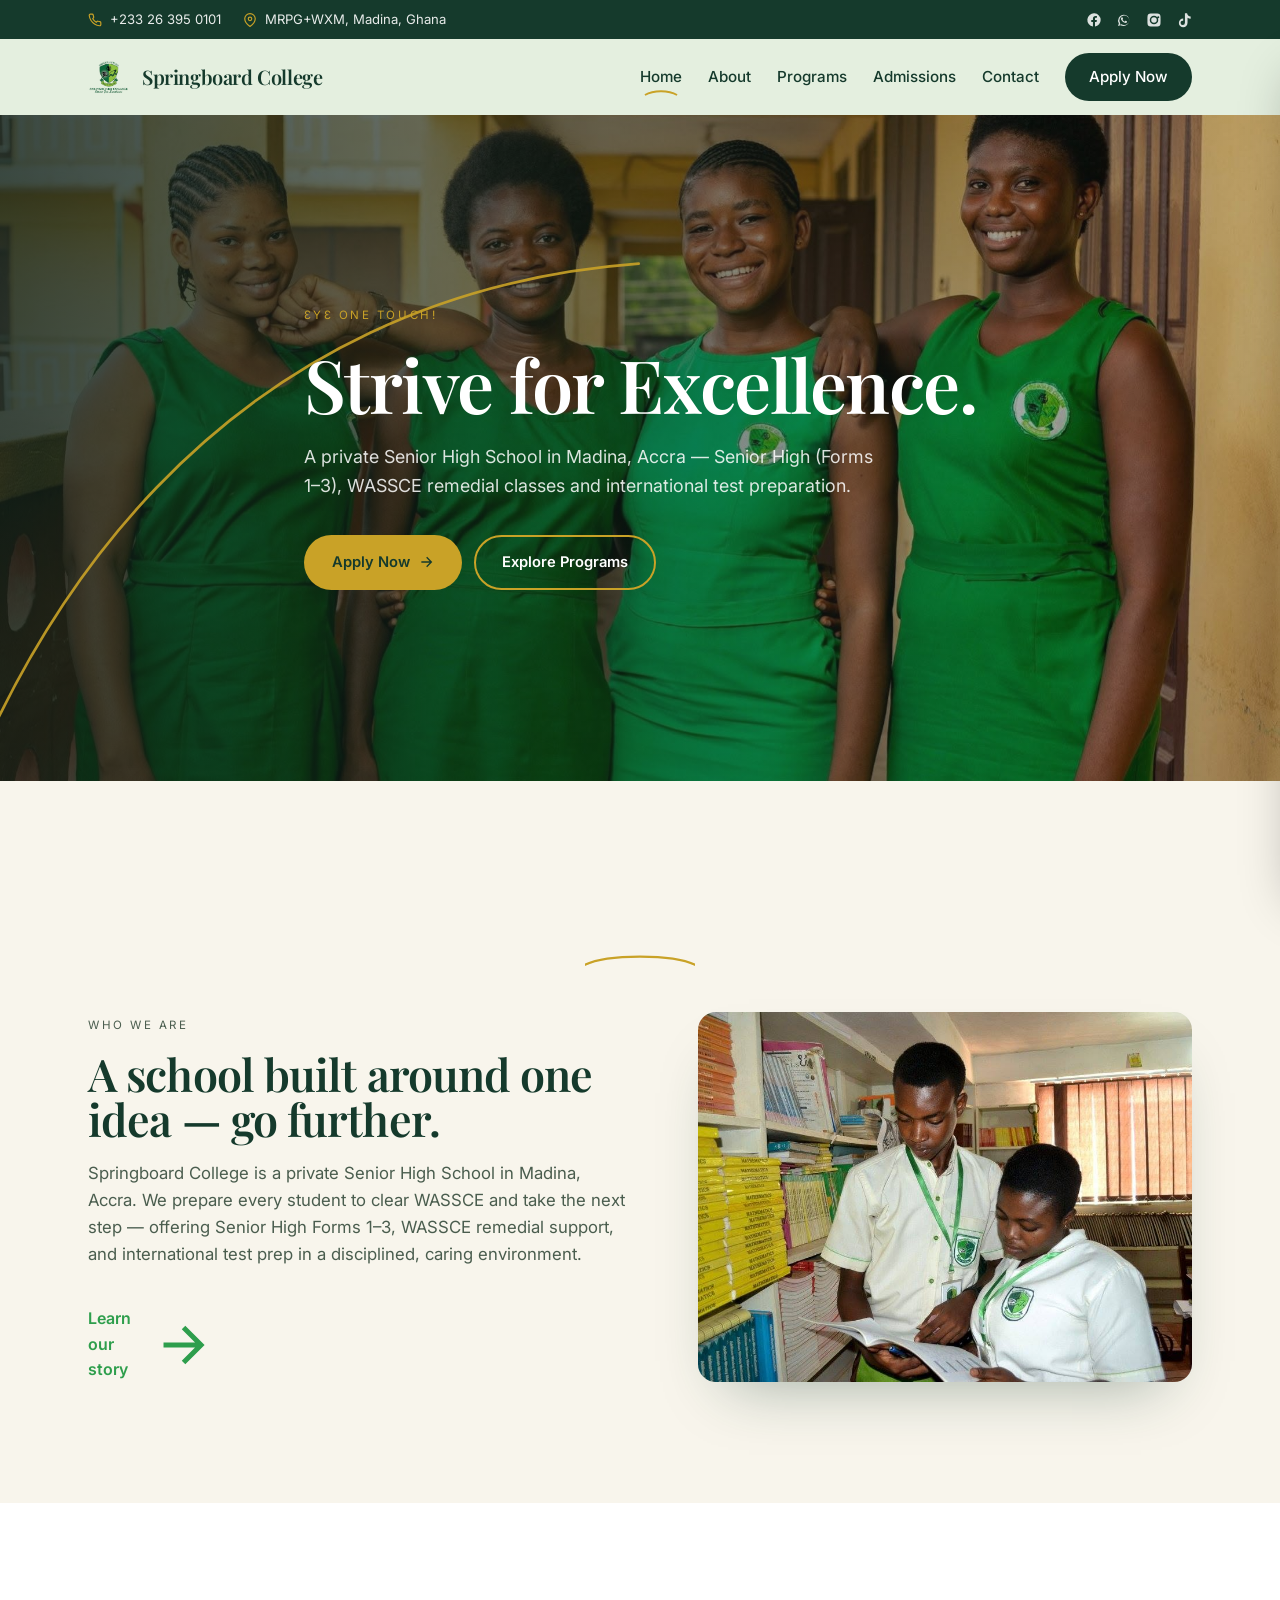
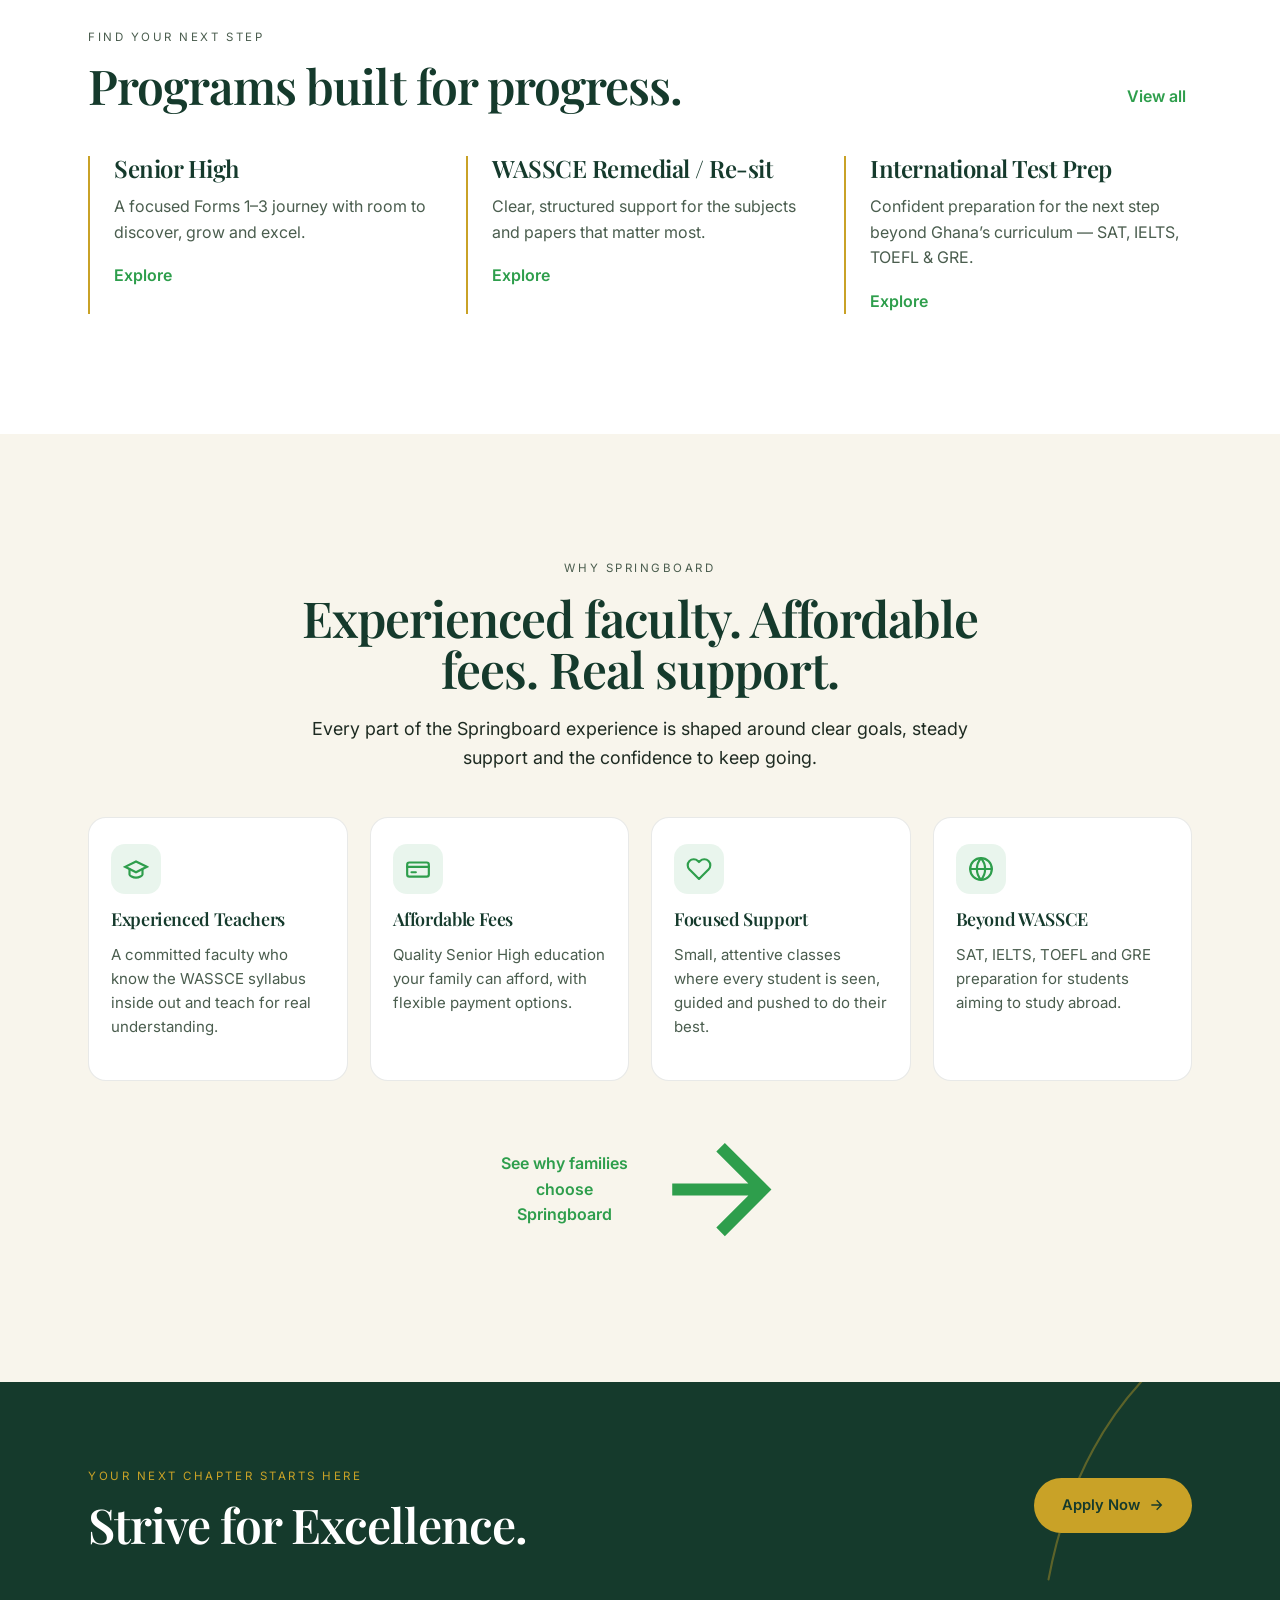
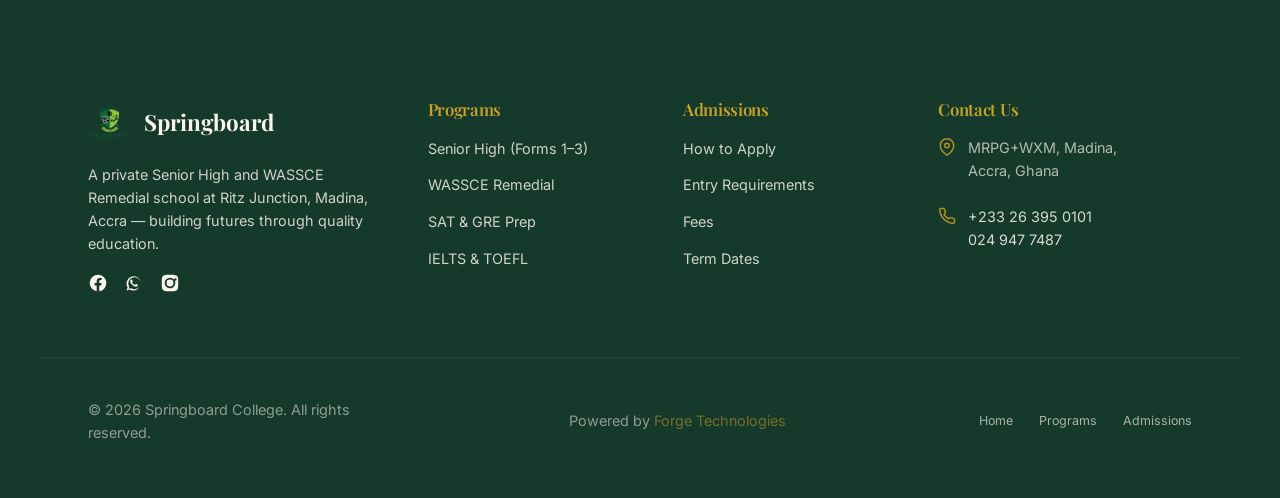
<file: index.html>
<!DOCTYPE html>
<html lang="en">
<head>
<meta charset="UTF-8" />
<meta name="viewport" content="width=device-width, initial-scale=1.0" />
<title>Springboard College | Private SHS & WASSCE Remedial School, Madina Accra</title>
<meta name="description" content="Springboard College — a private Senior High School, WASSCE remedial and international test-prep school at Ritz Junction, Madina, Accra. Strive for Excellence." />
<link rel="icon" type="image/png" href="images/logo.png" />
<link rel="preconnect" href="https://fonts.googleapis.com" />
<link rel="preconnect" href="https://fonts.gstatic.com" crossorigin />
<link href="https://fonts.googleapis.com/css2?family=Playfair+Display:ital,wght@0,500;0,600;0,700;1,500;1,600&family=Inter:wght@400;500;600;700&display=swap" rel="stylesheet" />
<link rel="stylesheet" href="sb.css?v=2" />
</head>
<body data-page="home">

<!-- TOPBAR -->
<div class="topbar">
  <div class="wrap">
    <div class="topbar-info">
      <a href="tel:+233263950101"><svg viewBox="0 0 24 24" fill="none" stroke="currentColor" stroke-width="2"><path d="M22 16.9v3a2 2 0 01-2.2 2 19.8 19.8 0 01-8.6-3.1 19.5 19.5 0 01-6-6A19.8 19.8 0 012.1 4.2 2 2 0 014 2h3a2 2 0 012 1.7c.1 1 .4 1.9.7 2.8a2 2 0 01-.5 2.1L8.1 9.9a16 16 0 006 6l1.3-1.3a2 2 0 012.1-.4c.9.3 1.8.6 2.8.7A2 2 0 0122 16.9z"/></svg>+233 26 395 0101</a>
      <a href="https://www.google.com/maps/search/?api=1&amp;query=MRPG%2BWXM%20Madina%20Ghana" target="_blank" rel="noopener"><svg viewBox="0 0 24 24" fill="none" stroke="currentColor" stroke-width="2"><path d="M21 10c0 7-9 13-9 13s-9-6-9-13a9 9 0 0118 0z"/><circle cx="12" cy="10" r="3"/></svg>MRPG+WXM, Madina, Ghana</a>
    </div>
    <div class="topbar-soc" id="topSoc">
      <a href="https://www.facebook.com/225669790780973/" target="_blank" rel="noopener" aria-label="Facebook"><svg viewBox="0 0 24 24" fill="currentColor"><path d="M22 12a10 10 0 10-11.6 9.9v-7H7.9V12h2.5V9.8c0-2.5 1.5-3.9 3.8-3.9 1.1 0 2.2.2 2.2.2v2.4h-1.3c-1.2 0-1.6.8-1.6 1.6V12h2.8l-.4 2.9h-2.4v7A10 10 0 0022 12z"/></svg></a>
      <a href="https://wa.me/233263950101" target="_blank" rel="noopener" aria-label="WhatsApp"><svg viewBox="0 0 24 24" fill="currentColor"><path d="M17.6 6.3A8.9 8.9 0 0012 4a8.9 8.9 0 00-7.7 13.4L3 21l3.7-1.3A8.9 8.9 0 0012 20.9 8.9 8.9 0 0017.6 6.3zM12 19.4a7.4 7.4 0 01-3.8-1l-.3-.2-2.2.8.7-2.2-.2-.3a7.4 7.4 0 1113.7-3.9A7.4 7.4 0 0112 19.4zm4.1-5.6c-.2-.1-1.3-.6-1.5-.7-.2-.1-.4-.1-.5.1l-.7.9c-.1.1-.3.2-.5.1a6.1 6.1 0 01-1.8-1.1 6.7 6.7 0 01-1.2-1.5c-.1-.2 0-.3.1-.5l.3-.4.2-.4v-.4c0-.1-.5-1.2-.7-1.6-.2-.4-.4-.4-.5-.4h-.5c-.1 0-.4.1-.6.3-.2.2-.8.8-.8 1.9s.8 2.2.9 2.3c.1.2 1.6 2.4 3.9 3.4.5.2 1 .4 1.3.5.5.2 1 .1 1.4.1.4-.1 1.3-.5 1.5-1 .2-.5.2-1 .1-1z"/></svg></a>
      <a href="#" aria-label="Instagram"><svg viewBox="0 0 24 24" fill="currentColor"><path d="M12 2.2c3.2 0 3.6 0 4.85.07 3.25.15 4.77 1.69 4.92 4.92.06 1.27.07 1.65.07 4.85s0 3.58-.07 4.85c-.15 3.23-1.66 4.77-4.92 4.92-1.27.06-1.65.07-4.85.07s-3.58 0-4.85-.07c-3.26-.15-4.77-1.7-4.92-4.92C2.16 15.58 2.16 15.2 2.16 12s0-3.58.07-4.85C2.38 3.92 3.9 2.38 7.15 2.27 8.42 2.21 8.8 2.2 12 2.2m0 3.4a6.4 6.4 0 100 12.8 6.4 6.4 0 000-12.8m0 2.25a4.15 4.15 0 110 8.3 4.15 4.15 0 010-8.3m6.4-1.6a1.5 1.5 0 100 3 1.5 1.5 0 000-3"/></svg></a>
      <a href="#" aria-label="TikTok"><svg viewBox="0 0 24 24" fill="currentColor"><path d="M16.6 2h-3.2v14.3a3.3 3.3 0 11-3.3-3.3c.2 0 .5 0 .7.06v-3.2a6.5 6.5 0 106.5 6.44V8.6a8.4 8.4 0 004.7 1.4V6.8a5.6 5.6 0 01-5.4-4.8z"/></svg></a>
    </div>
  </div>
</div>

<!-- NAV -->
<header class="nav" id="nav">
  <div class="wrap nav-in">
    <a href="index.html" class="brand"><img src="images/logo.png" alt="Springboard College crest" /><b>Springboard College</b></a>
    <nav class="nav-links">
      <a href="index.html" class="active">Home</a>
      <a href="about.html">About</a>
      <a href="programs.html">Programs</a>
      <a href="admissions.html">Admissions</a>
      <a href="contact.html">Contact</a>
      <a href="admissions.html" class="pill pill-green" style="padding:10px 22px">Apply Now</a>
    </nav>
    <button class="burger" id="burger" aria-label="Menu"><svg viewBox="0 0 24 24" fill="none" stroke="currentColor" stroke-width="2"><path d="M3 6h18M3 12h18M3 18h18"/></svg></button>
  </div>
</header>
<aside class="drawer" id="drawer">
  <a href="index.html">Home</a>
  <a href="about.html">About</a>
  <a href="programs.html">Programs</a>
  <a href="admissions.html">Admissions</a>
  <a href="contact.html">Contact</a>
  <a href="admissions.html" class="pill pill-gold">Apply Now</a>
  <svg class="arc-deco" viewBox="0 0 300 300" fill="none"><path d="M8 290C40 120 150 22 292 8" stroke="#C9A227" stroke-width="2"/></svg>
</aside>

<!-- HERO -->
<section class="hero" id="home">
  <img class="hero-img" src="images/490766188_1209341277862342_7514869006436245181_n.jpg" alt="Springboard College students in uniform" />
  <div class="hero-scrim"></div>
  <svg class="hero-arc" viewBox="0 0 600 600" fill="none" aria-hidden="true"><path d="M20 580 C90 260 280 42 575 20" stroke="#C9A227" stroke-width="2" stroke-linecap="round"/></svg>
  <div class="wrap hero-in">
    <span class="eyebrow">ƐYƐ One Touch!</span>
    <h1>Strive for Excellence.</h1>
    <p class="lead">A private Senior High School in Madina, Accra — Senior High (Forms 1–3), WASSCE remedial classes and international test preparation.</p>
    <div class="hero-cta">
      <a href="admissions.html" class="pill pill-gold">Apply Now <svg viewBox="0 0 24 24" fill="none" stroke="currentColor" stroke-width="2"><path d="M5 12h14M13 5l7 7-7 7"/></svg></a>
      <a href="programs.html" class="pill pill-goldo">Explore Programs</a>
    </div>
  </div>
</section>

<!-- WHO WE ARE -->
<section class="section">
  <div class="wrap">
    <div class="arc"><svg width="110" viewBox="0 0 100 20" fill="none"><path d="M0 18C20 8 80 8 100 18" stroke="#C9A227" stroke-width="2" stroke-linecap="round"/></svg></div>
    <div class="split reveal">
      <div>
        <span class="eyebrow dark">Who We Are</span>
        <h2 style="margin-top:14px">A school built around one idea — go further.</h2>
        <p>Springboard College is a private Senior High School in Madina, Accra. We prepare every student to clear WASSCE and take the next step — offering Senior High Forms 1–3, WASSCE remedial support, and international test prep in a disciplined, caring environment.</p>
        <a href="about.html" class="link-green" style="margin-top:22px">Learn our story <svg viewBox="0 0 24 24" fill="none" stroke="currentColor" stroke-width="2"><path d="M5 12h14M13 5l7 7-7 7"/></svg></a>
      </div>
      <div class="media"><img src="images/649175004_27014353671485888_6155759265398254578_n.jpg" alt="Springboard College students studying in the library" /></div>
    </div>
  </div>
</section>

<!-- PROGRAMS -->
<section class="section white">
  <div class="wrap">
    <div class="head-row reveal">
      <div>
        <span class="eyebrow dark">Find your next step</span>
        <h2 style="margin-top:12px">Programs built for progress.</h2>
      </div>
      <a href="programs.html" class="link-green" style="white-space:nowrap">View all <svg viewBox="0 0 24 24" fill="none" stroke="currentColor" stroke-width="2"><path d="M5 12h14M13 5l7 7-7 7"/></svg></a>
    </div>
    <div class="prog-grid">
      <article class="prog reveal">
        <h3>Senior High</h3>
        <p>A focused Forms 1–3 journey with room to discover, grow and excel.</p>
        <a href="programs.html" class="link-green">Explore <svg viewBox="0 0 24 24" fill="none" stroke="currentColor" stroke-width="2"><path d="M5 12h14M13 5l7 7-7 7"/></svg></a>
      </article>
      <article class="prog reveal">
        <h3>WASSCE Remedial / Re-sit</h3>
        <p>Clear, structured support for the subjects and papers that matter most.</p>
        <a href="programs.html" class="link-green">Explore <svg viewBox="0 0 24 24" fill="none" stroke="currentColor" stroke-width="2"><path d="M5 12h14M13 5l7 7-7 7"/></svg></a>
      </article>
      <article class="prog reveal">
        <h3>International Test Prep</h3>
        <p>Confident preparation for the next step beyond Ghana’s curriculum — SAT, IELTS, TOEFL &amp; GRE.</p>
        <a href="programs.html" class="link-green">Explore <svg viewBox="0 0 24 24" fill="none" stroke="currentColor" stroke-width="2"><path d="M5 12h14M13 5l7 7-7 7"/></svg></a>
      </article>
    </div>
  </div>
</section>

<!-- WHY -->
<section class="section">
  <div class="wrap">
    <div class="center reveal" style="max-width:720px;margin:0 auto">
      <span class="eyebrow dark">Why Springboard</span>
      <h2 style="margin-top:12px">Experienced faculty. Affordable fees. Real support.</h2>
      <p>Every part of the Springboard experience is shaped around clear goals, steady support and the confidence to keep going.</p>
    </div>
    <div class="feat-grid reveal">
      <div class="feat">
        <span class="feat-ic"><svg viewBox="0 0 24 24" fill="none" stroke="currentColor" stroke-width="2"><path d="M22 10L12 5 2 10l10 5 10-5z"/><path d="M6 12v5c0 1 3 3 6 3s6-2 6-3v-5" stroke-linecap="round"/></svg></span>
        <h3>Experienced Teachers</h3>
        <p>A committed faculty who know the WASSCE syllabus inside out and teach for real understanding.</p>
      </div>
      <div class="feat">
        <span class="feat-ic"><svg viewBox="0 0 24 24" fill="none" stroke="currentColor" stroke-width="2"><rect x="2" y="6" width="20" height="13" rx="2"/><path d="M2 10h20M6 15h4" stroke-linecap="round"/></svg></span>
        <h3>Affordable Fees</h3>
        <p>Quality Senior High education your family can afford, with flexible payment options.</p>
      </div>
      <div class="feat">
        <span class="feat-ic"><svg viewBox="0 0 24 24" fill="none" stroke="currentColor" stroke-width="2"><path d="M20.8 4.6a5.5 5.5 0 00-7.8 0L12 5.6l-1-1a5.5 5.5 0 10-7.8 7.8l1 1 7.8 7.8 7.8-7.8 1-1a5.5 5.5 0 000-7.8z" stroke-linejoin="round"/></svg></span>
        <h3>Focused Support</h3>
        <p>Small, attentive classes where every student is seen, guided and pushed to do their best.</p>
      </div>
      <div class="feat">
        <span class="feat-ic"><svg viewBox="0 0 24 24" fill="none" stroke="currentColor" stroke-width="2"><circle cx="12" cy="12" r="10"/><path d="M2 12h20M12 2a15 15 0 010 20M12 2a15 15 0 000 20" stroke-linecap="round"/></svg></span>
        <h3>Beyond WASSCE</h3>
        <p>SAT, IELTS, TOEFL and GRE preparation for students aiming to study abroad.</p>
      </div>
    </div>
    <div class="center" style="margin-top:36px">
      <a href="about.html" class="link-green">See why families choose Springboard <svg viewBox="0 0 24 24" fill="none" stroke="currentColor" stroke-width="2"><path d="M5 12h14M13 5l7 7-7 7"/></svg></a>
    </div>
  </div>
</section>

<!-- CTA BAND -->
<section class="cta-band">
  <svg class="arc-deco" viewBox="0 0 300 300" fill="none" aria-hidden="true"><path d="M8 290C40 120 150 22 292 8" stroke="#C9A227" stroke-width="2" stroke-linecap="round"/></svg>
  <div class="wrap cta-in">
    <div>
      <span class="eyebrow">Your next chapter starts here</span>
      <h2 style="margin-top:12px">Strive for Excellence.</h2>
    </div>
    <a href="admissions.html" class="pill pill-gold" style="flex:none">Apply Now <svg viewBox="0 0 24 24" fill="none" stroke="currentColor" stroke-width="2"><path d="M5 12h14M13 5l7 7-7 7"/></svg></a>
  </div>
</section>

<!-- FOOTER -->
<footer class="foot" id="contact">
  <div class="wrap"><div class="foot-grid">
    <div>
      <div class="fbrand"><img src="images/logo.png" alt="Springboard College crest" /><b>Springboard</b></div>
      <p>A private Senior High and WASSCE Remedial school at Ritz Junction, Madina, Accra — building futures through quality education.</p>
      <div class="foot-soc">
        <a href="https://www.facebook.com/225669790780973/" target="_blank" rel="noopener" aria-label="Facebook"><svg viewBox="0 0 24 24" fill="currentColor"><path d="M22 12a10 10 0 10-11.6 9.9v-7H7.9V12h2.5V9.8c0-2.5 1.5-3.9 3.8-3.9 1.1 0 2.2.2 2.2.2v2.4h-1.3c-1.2 0-1.6.8-1.6 1.6V12h2.8l-.4 2.9h-2.4v7A10 10 0 0022 12z"/></svg></a>
        <a href="https://wa.me/233263950101" target="_blank" rel="noopener" aria-label="WhatsApp"><svg viewBox="0 0 24 24" fill="currentColor"><path d="M17.6 6.3A8.9 8.9 0 0012 4a8.9 8.9 0 00-7.7 13.4L3 21l3.7-1.3A8.9 8.9 0 0012 20.9 8.9 8.9 0 0017.6 6.3zM12 19.4a7.4 7.4 0 01-3.8-1l-.3-.2-2.2.8.7-2.2-.2-.3a7.4 7.4 0 1113.7-3.9A7.4 7.4 0 0112 19.4zm4.1-5.6c-.2-.1-1.3-.6-1.5-.7-.2-.1-.4-.1-.5.1l-.7.9c-.1.1-.3.2-.5.1a6.1 6.1 0 01-1.8-1.1 6.7 6.7 0 01-1.2-1.5c-.1-.2 0-.3.1-.5l.3-.4.2-.4v-.4c0-.1-.5-1.2-.7-1.6-.2-.4-.4-.4-.5-.4h-.5c-.1 0-.4.1-.6.3-.2.2-.8.8-.8 1.9s.8 2.2.9 2.3c.1.2 1.6 2.4 3.9 3.4.5.2 1 .4 1.3.5.5.2 1 .1 1.4.1.4-.1 1.3-.5 1.5-1 .2-.5.2-1 .1-1z"/></svg></a>
        <a href="#" aria-label="Instagram"><svg viewBox="0 0 24 24" fill="currentColor"><path d="M12 2.2c3.2 0 3.6 0 4.85.07 3.25.15 4.77 1.69 4.92 4.92.06 1.27.07 1.65.07 4.85s0 3.58-.07 4.85c-.15 3.23-1.66 4.77-4.92 4.92-1.27.06-1.65.07-4.85.07s-3.58 0-4.85-.07c-3.26-.15-4.77-1.7-4.92-4.92C2.16 15.58 2.16 15.2 2.16 12s0-3.58.07-4.85C2.38 3.92 3.9 2.38 7.15 2.27 8.42 2.21 8.8 2.2 12 2.2m0 3.4a6.4 6.4 0 100 12.8 6.4 6.4 0 000-12.8m0 2.25a4.15 4.15 0 110 8.3 4.15 4.15 0 010-8.3m6.4-1.6a1.5 1.5 0 100 3 1.5 1.5 0 000-3"/></svg></a>
      </div>
    </div>
    <div>
      <h4>Programs</h4>
      <ul><li><a href="programs.html">Senior High (Forms 1–3)</a></li><li><a href="programs.html">WASSCE Remedial</a></li><li><a href="programs.html">SAT &amp; GRE Prep</a></li><li><a href="programs.html">IELTS &amp; TOEFL</a></li></ul>
    </div>
    <div>
      <h4>Admissions</h4>
      <ul><li><a href="admissions.html">How to Apply</a></li><li><a href="admissions.html">Entry Requirements</a></li><li><a href="admissions.html">Fees</a></li><li><a href="admissions.html">Term Dates</a></li></ul>
    </div>
    <div>
      <h4>Contact Us</h4>
      <ul class="fcontact">
        <li><svg viewBox="0 0 24 24" fill="none" stroke="currentColor" stroke-width="2"><path d="M21 10c0 7-9 13-9 13s-9-6-9-13a9 9 0 0118 0z"/><circle cx="12" cy="10" r="3"/></svg><span><a href="https://www.google.com/maps/search/?api=1&amp;query=MRPG%2BWXM%20Madina%20Ghana" target="_blank" rel="noopener">MRPG+WXM, Madina,<br />Accra, Ghana</a></span></li>
        <li><svg viewBox="0 0 24 24" fill="none" stroke="currentColor" stroke-width="2"><path d="M22 16.9v3a2 2 0 01-2.2 2 19.8 19.8 0 01-8.6-3.1 19.5 19.5 0 01-6-6A19.8 19.8 0 012.1 4.2 2 2 0 014 2h3a2 2 0 012 1.7c.1 1 .4 1.9.7 2.8a2 2 0 01-.5 2.1L8.1 9.9a16 16 0 006 6l1.3-1.3a2 2 0 012.1-.4c.9.3 1.8.6 2.8.7A2 2 0 0122 16.9z"/></svg><span class="mono">+233 26 395 0101<br />024 947 7487</span></li>
      </ul>
    </div>
  </div></div>
  <div class="foot-bottom">
    <p>© <span id="yr"></span> Springboard College. All rights reserved.</p>
    <p>Powered by <a href="https://forgetechne.com" target="_blank" rel="noopener" style="color:var(--gold)">Forge Technologies</a></p>
    <div class="fb-links"><a href="index.html">Home</a><a href="programs.html">Programs</a><a href="admissions.html">Admissions</a></div>
  </div>
</footer>

<script>
  document.getElementById('yr').textContent = new Date().getFullYear();
  var nav=document.getElementById('nav');
  addEventListener('scroll',function(){nav.classList.toggle('scrolled',scrollY>8)},{passive:true});
  var burger=document.getElementById('burger'), drawer=document.getElementById('drawer');
  burger.addEventListener('click',function(e){e.stopPropagation();drawer.classList.toggle('open')});
  drawer.querySelectorAll('a').forEach(function(a){a.addEventListener('click',function(){drawer.classList.remove('open')})});
  document.addEventListener('click',function(e){if(!drawer.contains(e.target)&&!burger.contains(e.target))drawer.classList.remove('open')});
  var io=new IntersectionObserver(function(es){es.forEach(function(en){if(en.isIntersecting){en.target.classList.add('is-visible');io.unobserve(en.target)}})},{threshold:.14});
  document.querySelectorAll('.reveal').forEach(function(el){io.observe(el)});
</script>
</body>
</html>
</file>
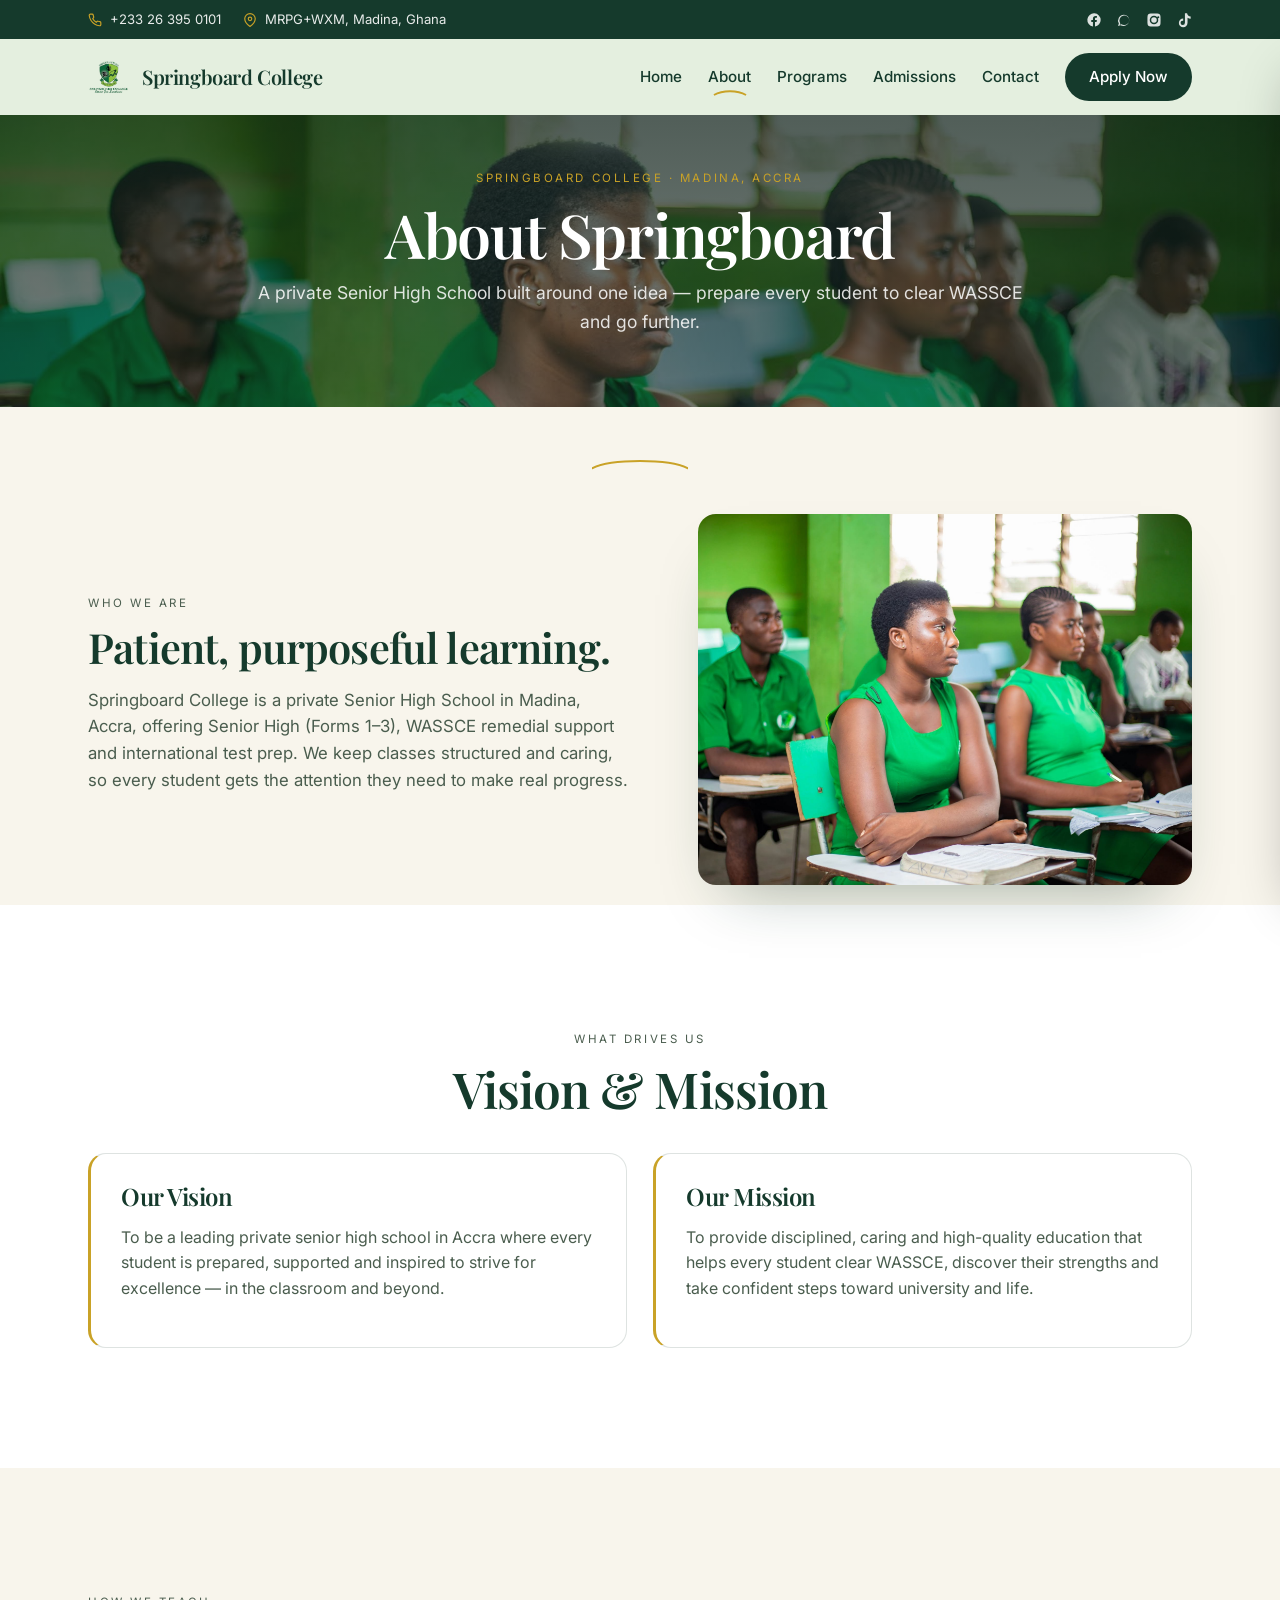
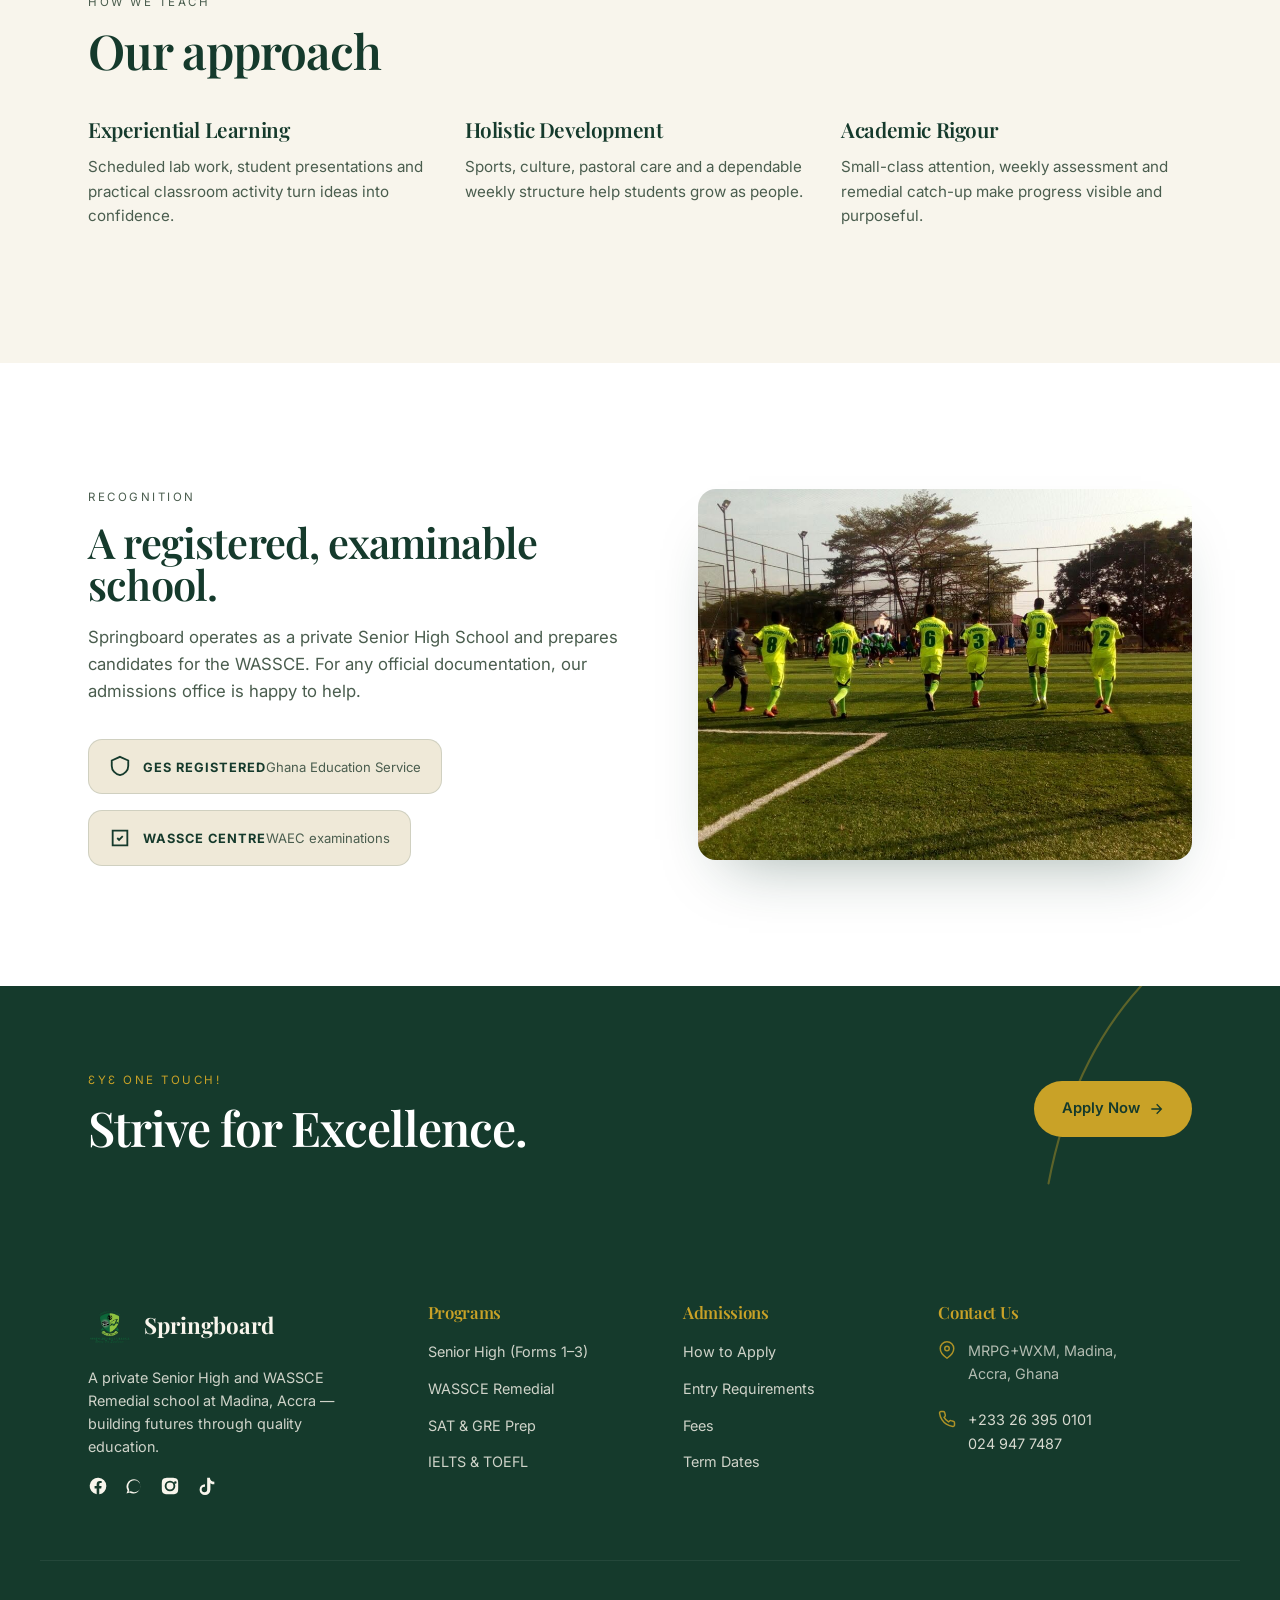
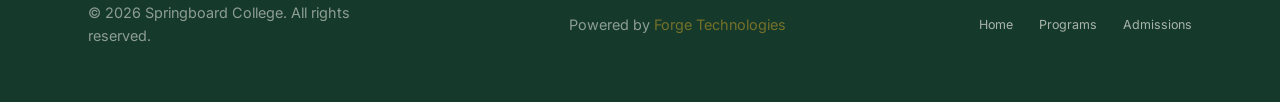
<file: about.html>
<!DOCTYPE html>
<html lang="en">
<head>
<meta charset="UTF-8" />
<meta name="viewport" content="width=device-width, initial-scale=1.0" />
<title>About — Springboard College | Vision, Mission & Approach</title>
<meta name="description" content="About Springboard College, Madina Accra — our vision, mission, approach to teaching and accreditation as a private Senior High School." />
<link rel="icon" type="image/png" href="images/logo.png" />
<link rel="preconnect" href="https://fonts.googleapis.com" />
<link rel="preconnect" href="https://fonts.gstatic.com" crossorigin />
<link href="https://fonts.googleapis.com/css2?family=Playfair+Display:ital,wght@0,500;0,600;0,700;1,500;1,600&family=Inter:wght@400;500;600;700&display=swap" rel="stylesheet" />
<link rel="stylesheet" href="sb.css?v=2" />
</head>
<body data-page="about">

<div class="topbar"><div class="wrap">
  <div class="topbar-info">
    <a href="tel:+233263950101"><svg viewBox="0 0 24 24" fill="none" stroke="currentColor" stroke-width="2"><path d="M22 16.9v3a2 2 0 01-2.2 2 19.8 19.8 0 01-8.6-3.1 19.5 19.5 0 01-6-6A19.8 19.8 0 012.1 4.2 2 2 0 014 2h3a2 2 0 012 1.7c.1 1 .4 1.9.7 2.8a2 2 0 01-.5 2.1L8.1 9.9a16 16 0 006 6l1.3-1.3a2 2 0 012.1-.4c.9.3 1.8.6 2.8.7A2 2 0 0122 16.9z"/></svg>+233 26 395 0101</a>
    <a href="https://www.google.com/maps/search/?api=1&amp;query=MRPG%2BWXM%20Madina%20Ghana" target="_blank" rel="noopener"><svg viewBox="0 0 24 24" fill="none" stroke="currentColor" stroke-width="2"><path d="M21 10c0 7-9 13-9 13s-9-6-9-13a9 9 0 0118 0z"/><circle cx="12" cy="10" r="3"/></svg>MRPG+WXM, Madina, Ghana</a>
  </div>
  <div class="topbar-soc">
    <a href="https://www.facebook.com/225669790780973/" target="_blank" rel="noopener" aria-label="Facebook"><svg viewBox="0 0 24 24" fill="currentColor"><path d="M22 12a10 10 0 10-11.6 9.9v-7H7.9V12h2.5V9.8c0-2.5 1.5-3.9 3.8-3.9 1.1 0 2.2.2 2.2.2v2.4h-1.3c-1.2 0-1.6.8-1.6 1.6V12h2.8l-.4 2.9h-2.4v7A10 10 0 0022 12z"/></svg></a>
    <a href="https://wa.me/233263950101" target="_blank" rel="noopener" aria-label="WhatsApp"><svg viewBox="0 0 24 24" fill="currentColor"><path d="M17.6 6.3A8.9 8.9 0 0012 4a8.9 8.9 0 00-7.7 13.4L3 21l3.7-1.3A8.9 8.9 0 0012 20.9 8.9 8.9 0 0017.6 6.3zM12 19.4a7.4 7.4 0 01-3.8-1l-.3-.2-2.2.8.7-2.2-.2-.3a7.4 7.4 0 1113.7-3.9A7.4 7.4 0 0112 19.4z"/></svg></a>
    <a href="#" aria-label="Instagram"><svg viewBox="0 0 24 24" fill="currentColor"><path d="M12 2.2c3.2 0 3.6 0 4.85.07 3.25.15 4.77 1.69 4.92 4.92.06 1.27.07 1.65.07 4.85s0 3.58-.07 4.85c-.15 3.23-1.66 4.77-4.92 4.92-1.27.06-1.65.07-4.85.07s-3.58 0-4.85-.07c-3.26-.15-4.77-1.7-4.92-4.92C2.16 15.58 2.16 15.2 2.16 12s0-3.58.07-4.85C2.38 3.92 3.9 2.38 7.15 2.27 8.42 2.21 8.8 2.2 12 2.2m0 3.4a6.4 6.4 0 100 12.8 6.4 6.4 0 000-12.8m0 2.25a4.15 4.15 0 110 8.3 4.15 4.15 0 010-8.3m6.4-1.6a1.5 1.5 0 100 3 1.5 1.5 0 000-3"/></svg></a>
    <a href="#" aria-label="TikTok"><svg viewBox="0 0 24 24" fill="currentColor"><path d="M16.6 2h-3.2v14.3a3.3 3.3 0 11-3.3-3.3c.2 0 .5 0 .7.06v-3.2a6.5 6.5 0 106.5 6.44V8.6a8.4 8.4 0 004.7 1.4V6.8a5.6 5.6 0 01-5.4-4.8z"/></svg></a>
  </div>
</div></div>

<header class="nav" id="nav"><div class="wrap nav-in">
  <a href="index.html" class="brand"><img src="images/logo.png" alt="Springboard College crest" /><b>Springboard College</b></a>
  <nav class="nav-links">
    <a href="index.html">Home</a>
    <a href="about.html" class="active">About</a>
    <a href="programs.html">Programs</a>
    <a href="admissions.html">Admissions</a>
    <a href="contact.html">Contact</a>
    <a href="admissions.html" class="pill pill-green" style="padding:10px 22px">Apply Now</a>
  </nav>
  <button class="burger" id="burger" aria-label="Menu"><svg viewBox="0 0 24 24" fill="none" stroke="currentColor" stroke-width="2"><path d="M3 6h18M3 12h18M3 18h18"/></svg></button>
</div></header>
<aside class="drawer" id="drawer">
  <a href="index.html">Home</a><a href="about.html">About</a><a href="programs.html">Programs</a><a href="admissions.html">Admissions</a><a href="contact.html">Contact</a>
  <a href="admissions.html" class="pill pill-gold">Apply Now</a>
  <svg class="arc-deco" viewBox="0 0 300 300" fill="none"><path d="M8 290C40 120 150 22 292 8" stroke="#C9A227" stroke-width="2"/></svg>
</aside>

<main>
  <section class="subhero">
    <img class="hero-img" src="images/490797618_1209339547862515_3366855183517593368_n.jpg" alt="Springboard College students" />
    <div class="hero-scrim"></div>
    <div class="subhero-in">
      <span class="eyebrow">Springboard College · Madina, Accra</span>
      <h1>About Springboard</h1>
      <p>A private Senior High School built around one idea — prepare every student to clear WASSCE and go further.</p>
    </div>
  </section>
  <div class="arc"><svg width="96" viewBox="0 0 100 20" fill="none"><path d="M0 18C20 8 80 8 100 18" stroke="#C9A227" stroke-width="2" stroke-linecap="round"/></svg></div>

  <!-- INTRO SPLIT -->
  <section class="wrap" style="padding-bottom:20px">
    <div class="split reveal">
      <div>
        <span class="eyebrow dark">Who We Are</span>
        <h2 style="margin-top:12px;font-size:clamp(1.9rem,3.6vw,2.6rem)">Patient, purposeful learning.</h2>
        <p style="margin-top:18px;color:var(--muted)">Springboard College is a private Senior High School in Madina, Accra, offering Senior High (Forms 1–3), WASSCE remedial support and international test prep. We keep classes structured and caring, so every student gets the attention they need to make real progress.</p>
      </div>
      <div class="media"><img src="images/490797618_1209339547862515_3366855183517593368_n.jpg" alt="Springboard College students" /></div>
    </div>
  </section>

  <!-- VISION & MISSION -->
  <section class="section white">
    <div class="wrap">
      <div class="center reveal" style="margin-bottom:40px"><span class="eyebrow dark">What drives us</span><h2 style="margin-top:12px">Vision &amp; Mission</h2></div>
      <div class="vm-grid">
        <div class="vm reveal">
          <h3>Our Vision</h3>
          <p>To be a leading private senior high school in Accra where every student is prepared, supported and inspired to strive for excellence — in the classroom and beyond.</p>
        </div>
        <div class="vm reveal">
          <h3>Our Mission</h3>
          <p>To provide disciplined, caring and high-quality education that helps every student clear WASSCE, discover their strengths and take confident steps toward university and life.</p>
        </div>
      </div>
    </div>
  </section>

  <!-- APPROACH -->
  <section class="section">
    <div class="wrap">
      <div class="reveal" style="max-width:640px;margin-bottom:44px"><span class="eyebrow dark">How we teach</span><h2 style="margin-top:12px;font-size:clamp(2rem,4vw,3rem)">Our approach</h2></div>
      <div class="appr-grid">
        <div class="appr reveal"><h3>Experiential Learning</h3><p>Scheduled lab work, student presentations and practical classroom activity turn ideas into confidence.</p></div>
        <div class="appr reveal"><h3>Holistic Development</h3><p>Sports, culture, pastoral care and a dependable weekly structure help students grow as people.</p></div>
        <div class="appr reveal"><h3>Academic Rigour</h3><p>Small-class attention, weekly assessment and remedial catch-up make progress visible and purposeful.</p></div>
      </div>
    </div>
  </section>

  <!-- ACCREDITATION -->
  <section class="section white">
    <div class="wrap split">
      <div class="reveal">
        <span class="eyebrow dark">Recognition</span>
        <h2 style="margin-top:12px;font-size:clamp(1.9rem,3.6vw,2.6rem)">A registered, examinable school.</h2>
        <p style="margin-top:18px;color:var(--muted)">Springboard operates as a private Senior High School and prepares candidates for the WASSCE. For any official documentation, our admissions office is happy to help.</p>
        <div class="badge-row">
          <div class="badge"><svg viewBox="0 0 24 24" width="22" height="22" fill="none" stroke="#153A2C" stroke-width="2"><path d="M12 2l9 4v6c0 5-4 9-9 10-5-1-9-5-9-10V6l9-4z"/></svg><div><b>GES Registered</b><span>Ghana Education Service</span></div></div>
          <div class="badge"><svg viewBox="0 0 24 24" width="22" height="22" fill="none" stroke="#153A2C" stroke-width="2"><path d="M4 4h16v16H4z"/><path d="M9 12l2 2 4-4"/></svg><div><b>WASSCE Centre</b><span>WAEC examinations</span></div></div>
        </div>
      </div>
      <div class="media"><img src="images/648799808_26981625788092010_262201787042247279_n.jpg" alt="Springboard College students studying" /></div>
    </div>
  </section>
</main>

<section class="cta-band">
  <svg class="arc-deco" viewBox="0 0 300 300" fill="none" aria-hidden="true"><path d="M8 290C40 120 150 22 292 8" stroke="#C9A227" stroke-width="2" stroke-linecap="round"/></svg>
  <div class="wrap cta-in">
    <div><span class="eyebrow">ƐYƐ One Touch!</span><h2 style="margin-top:12px">Strive for Excellence.</h2></div>
    <a href="admissions.html" class="pill pill-gold" style="flex:none">Apply Now <svg viewBox="0 0 24 24" fill="none" stroke="currentColor" stroke-width="2"><path d="M5 12h14M13 5l7 7-7 7"/></svg></a>
  </div>
</section>

<div id="footerHost"></div>

<script src="sb.js"></script>
</body>
</html>
</file>
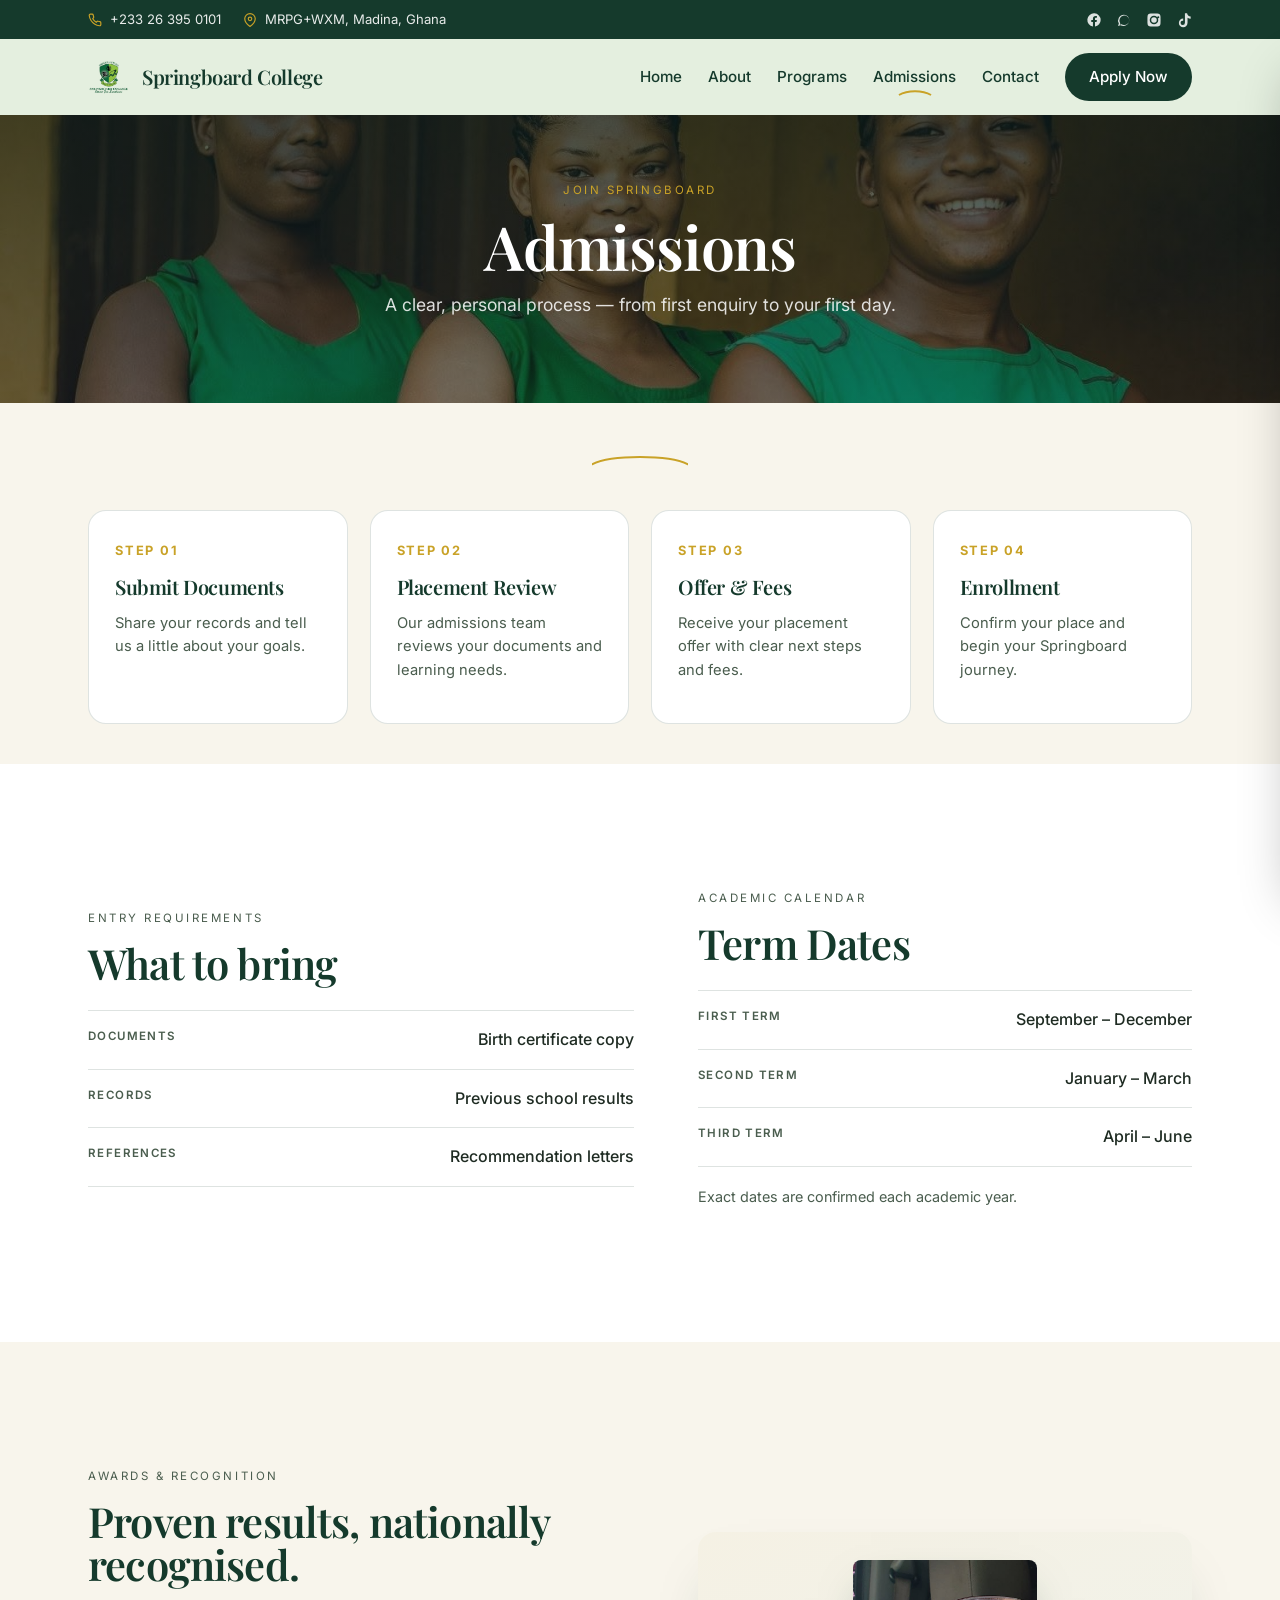
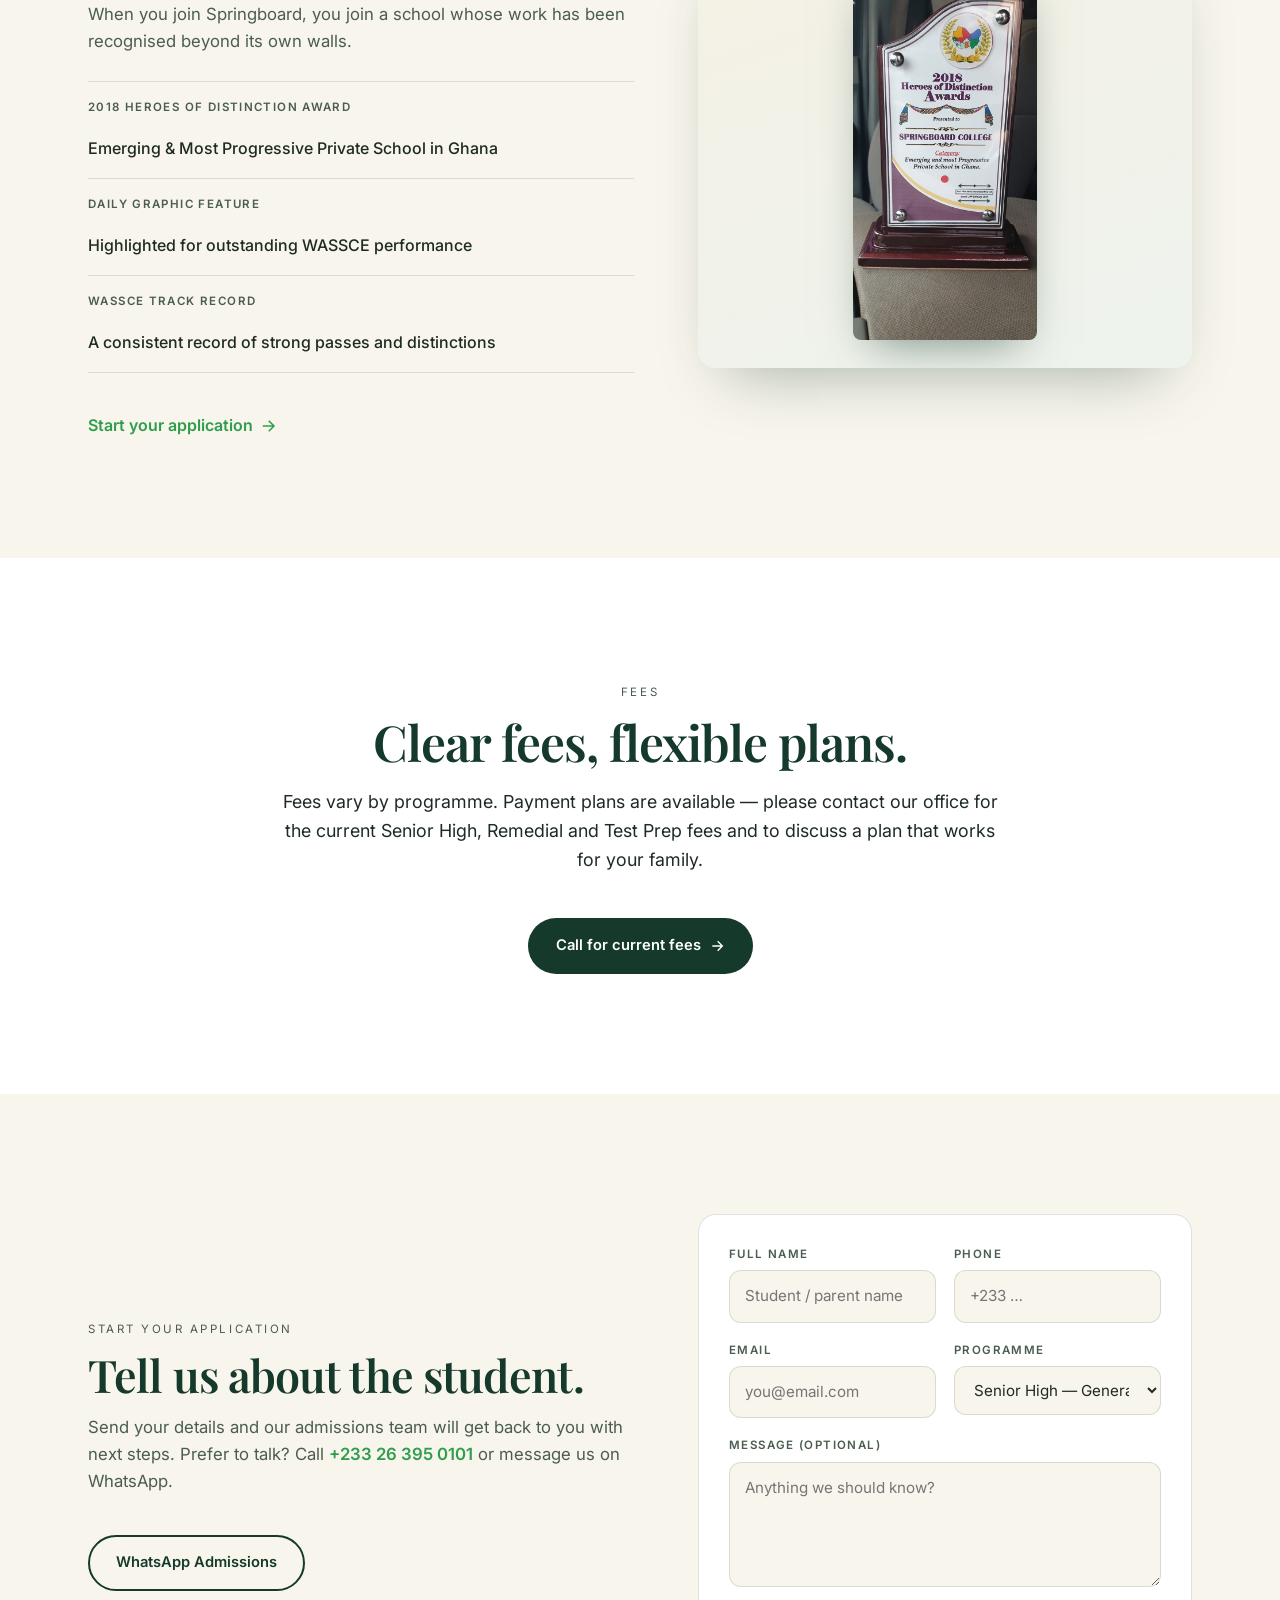
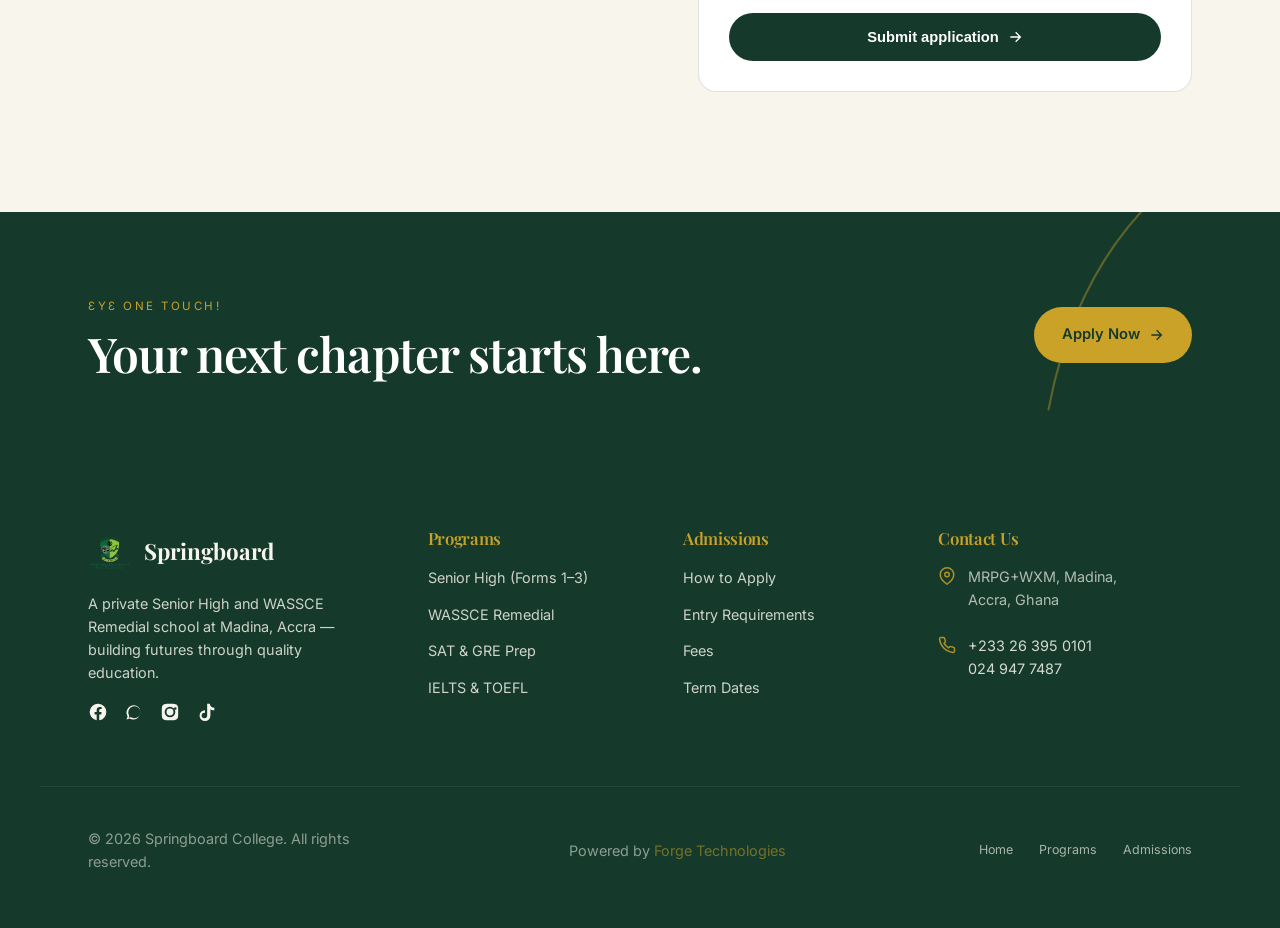
<file: admissions.html>
<!DOCTYPE html>
<html lang="en">
<head>
<meta charset="UTF-8" />
<meta name="viewport" content="width=device-width, initial-scale=1.0" />
<title>Admissions — Springboard College | Apply, Requirements, Fees</title>
<meta name="description" content="How to apply to Springboard College, Madina Accra — application steps, entry requirements, term dates and admissions enquiry form." />
<link rel="icon" type="image/png" href="images/logo.png" />
<link rel="preconnect" href="https://fonts.googleapis.com" />
<link rel="preconnect" href="https://fonts.gstatic.com" crossorigin />
<link href="https://fonts.googleapis.com/css2?family=Playfair+Display:ital,wght@0,500;0,600;0,700;1,500;1,600&family=Inter:wght@400;500;600;700&display=swap" rel="stylesheet" />
<link rel="stylesheet" href="sb.css?v=2" />
</head>
<body data-page="admissions">

<div class="topbar"><div class="wrap">
  <div class="topbar-info">
    <a href="tel:+233263950101"><svg viewBox="0 0 24 24" fill="none" stroke="currentColor" stroke-width="2"><path d="M22 16.9v3a2 2 0 01-2.2 2 19.8 19.8 0 01-8.6-3.1 19.5 19.5 0 01-6-6A19.8 19.8 0 012.1 4.2 2 2 0 014 2h3a2 2 0 012 1.7c.1 1 .4 1.9.7 2.8a2 2 0 01-.5 2.1L8.1 9.9a16 16 0 006 6l1.3-1.3a2 2 0 012.1-.4c.9.3 1.8.6 2.8.7A2 2 0 0122 16.9z"/></svg>+233 26 395 0101</a>
    <a href="https://www.google.com/maps/search/?api=1&amp;query=MRPG%2BWXM%20Madina%20Ghana" target="_blank" rel="noopener"><svg viewBox="0 0 24 24" fill="none" stroke="currentColor" stroke-width="2"><path d="M21 10c0 7-9 13-9 13s-9-6-9-13a9 9 0 0118 0z"/><circle cx="12" cy="10" r="3"/></svg>MRPG+WXM, Madina, Ghana</a>
  </div>
  <div class="topbar-soc">
    <a href="https://www.facebook.com/225669790780973/" target="_blank" rel="noopener" aria-label="Facebook"><svg viewBox="0 0 24 24" fill="currentColor"><path d="M22 12a10 10 0 10-11.6 9.9v-7H7.9V12h2.5V9.8c0-2.5 1.5-3.9 3.8-3.9 1.1 0 2.2.2 2.2.2v2.4h-1.3c-1.2 0-1.6.8-1.6 1.6V12h2.8l-.4 2.9h-2.4v7A10 10 0 0022 12z"/></svg></a>
    <a href="https://wa.me/233263950101" target="_blank" rel="noopener" aria-label="WhatsApp"><svg viewBox="0 0 24 24" fill="currentColor"><path d="M17.6 6.3A8.9 8.9 0 0012 4a8.9 8.9 0 00-7.7 13.4L3 21l3.7-1.3A8.9 8.9 0 0012 20.9 8.9 8.9 0 0017.6 6.3zM12 19.4a7.4 7.4 0 01-3.8-1l-.3-.2-2.2.8.7-2.2-.2-.3a7.4 7.4 0 1113.7-3.9A7.4 7.4 0 0112 19.4z"/></svg></a>
    <a href="#" aria-label="Instagram"><svg viewBox="0 0 24 24" fill="currentColor"><path d="M12 2.2c3.2 0 3.6 0 4.85.07 3.25.15 4.77 1.69 4.92 4.92.06 1.27.07 1.65.07 4.85s0 3.58-.07 4.85c-.15 3.23-1.66 4.77-4.92 4.92-1.27.06-1.65.07-4.85.07s-3.58 0-4.85-.07c-3.26-.15-4.77-1.7-4.92-4.92C2.16 15.58 2.16 15.2 2.16 12s0-3.58.07-4.85C2.38 3.92 3.9 2.38 7.15 2.27 8.42 2.21 8.8 2.2 12 2.2m0 3.4a6.4 6.4 0 100 12.8 6.4 6.4 0 000-12.8m0 2.25a4.15 4.15 0 110 8.3 4.15 4.15 0 010-8.3m6.4-1.6a1.5 1.5 0 100 3 1.5 1.5 0 000-3"/></svg></a>
    <a href="#" aria-label="TikTok"><svg viewBox="0 0 24 24" fill="currentColor"><path d="M16.6 2h-3.2v14.3a3.3 3.3 0 11-3.3-3.3c.2 0 .5 0 .7.06v-3.2a6.5 6.5 0 106.5 6.44V8.6a8.4 8.4 0 004.7 1.4V6.8a5.6 5.6 0 01-5.4-4.8z"/></svg></a>
  </div>
</div></div>

<header class="nav" id="nav"><div class="wrap nav-in">
  <a href="index.html" class="brand"><img src="images/logo.png" alt="Springboard College crest" /><b>Springboard College</b></a>
  <nav class="nav-links">
    <a href="index.html">Home</a>
    <a href="about.html">About</a>
    <a href="programs.html">Programs</a>
    <a href="admissions.html" class="active">Admissions</a>
    <a href="contact.html">Contact</a>
    <a href="admissions.html" class="pill pill-green" style="padding:10px 22px">Apply Now</a>
  </nav>
  <button class="burger" id="burger" aria-label="Menu"><svg viewBox="0 0 24 24" fill="none" stroke="currentColor" stroke-width="2"><path d="M3 6h18M3 12h18M3 18h18"/></svg></button>
</div></header>
<aside class="drawer" id="drawer">
  <a href="index.html">Home</a><a href="about.html">About</a><a href="programs.html">Programs</a><a href="admissions.html">Admissions</a><a href="contact.html">Contact</a>
  <a href="admissions.html" class="pill pill-gold">Apply Now</a>
  <svg class="arc-deco" viewBox="0 0 300 300" fill="none"><path d="M8 290C40 120 150 22 292 8" stroke="#C9A227" stroke-width="2"/></svg>
</aside>

<main>
  <section class="subhero">
    <img class="hero-img" src="images/492066561_1209339561195847_1566014347801794496_n.jpg" alt="Springboard College students studying" />
    <div class="hero-scrim"></div>
    <div class="subhero-in">
      <span class="eyebrow">Join Springboard</span>
      <h1>Admissions</h1>
      <p>A clear, personal process — from first enquiry to your first day.</p>
    </div>
  </section>
  <div class="arc"><svg width="96" viewBox="0 0 100 20" fill="none"><path d="M0 18C20 8 80 8 100 18" stroke="#C9A227" stroke-width="2" stroke-linecap="round"/></svg></div>

  <!-- STEPS -->
  <section class="wrap" style="padding-bottom:40px">
    <div class="steps">
      <div class="step reveal"><b class="n">STEP 01</b><h3>Submit Documents</h3><p>Share your records and tell us a little about your goals.</p></div>
      <div class="step reveal"><b class="n">STEP 02</b><h3>Placement Review</h3><p>Our admissions team reviews your documents and learning needs.</p></div>
      <div class="step reveal"><b class="n">STEP 03</b><h3>Offer &amp; Fees</h3><p>Receive your placement offer with clear next steps and fees.</p></div>
      <div class="step reveal"><b class="n">STEP 04</b><h3>Enrollment</h3><p>Confirm your place and begin your Springboard journey.</p></div>
    </div>
  </section>

  <!-- REQUIREMENTS + TERM DATES -->
  <section class="section white">
    <div class="wrap split">
      <div class="reveal">
        <span class="eyebrow dark">Entry Requirements</span>
        <h2 style="margin-top:12px;font-size:clamp(1.9rem,3.6vw,2.6rem)">What to bring</h2>
        <dl class="detail-list" style="margin-top:26px">
          <div><dt>Documents</dt><dd>Birth certificate copy</dd></div>
          <div><dt>Records</dt><dd>Previous school results</dd></div>
          <div><dt>References</dt><dd>Recommendation letters</dd></div>
        </dl>
      </div>
      <div class="reveal">
        <span class="eyebrow dark">Academic Calendar</span>
        <h2 style="margin-top:12px;font-size:clamp(1.9rem,3.6vw,2.6rem)">Term Dates</h2>
        <dl class="detail-list" style="margin-top:26px">
          <div><dt>First Term</dt><dd>September – December</dd></div>
          <div><dt>Second Term</dt><dd>January – March</dd></div>
          <div><dt>Third Term</dt><dd>April – June</dd></div>
        </dl>
        <p style="margin-top:18px;color:var(--muted);font-size:.9rem">Exact dates are confirmed each academic year.</p>
      </div>
    </div>
  </section>

  <!-- AWARDS & RECOGNITION -->
  <section class="section">
    <div class="wrap split">
      <div class="reveal">
        <span class="eyebrow dark">Awards &amp; Recognition</span>
        <h2 style="margin-top:12px;font-size:clamp(1.9rem,3.6vw,2.6rem)">Proven results, nationally recognised.</h2>
        <p style="margin-top:16px;color:var(--muted)">When you join Springboard, you join a school whose work has been recognised beyond its own walls.</p>
        <dl class="detail-list" style="margin-top:26px">
          <div><dt>2018 Heroes of Distinction Award</dt><dd>Emerging &amp; Most Progressive Private School in Ghana</dd></div>
          <div><dt>Daily Graphic feature</dt><dd>Highlighted for outstanding WASSCE performance</dd></div>
          <div><dt>WASSCE track record</dt><dd>A consistent record of strong passes and distinctions</dd></div>
        </dl>
        <a href="#apply" class="link-green" style="margin-top:24px;display:inline-flex">Start your application <svg viewBox="0 0 24 24" width="18" height="18" fill="none" stroke="currentColor" stroke-width="2"><path d="M5 12h14M13 5l7 7-7 7"/></svg></a>
      </div>
      <div class="reveal">
        <div class="media" style="background:linear-gradient(160deg,#f5f1e4,#eef3ee);display:flex;align-items:center;justify-content:center;padding:28px;min-height:420px">
          <img src="images/61800275_2682312428450018_990809802265329664_n.jpg" alt="Springboard College's 2018 Heroes of Distinction award plaque — Emerging and Most Progressive Private School in Ghana" style="width:auto;height:auto;max-height:380px;aspect-ratio:auto;object-fit:contain;border-radius:8px;box-shadow:0 20px 44px -18px rgba(21,58,44,.55)" />
        </div>
      </div>
    </div>
  </section>

  <!-- FEES -->
  <section class="section white">
    <div class="wrap center reveal">
      <span class="eyebrow dark">Fees</span>
      <h2 style="margin-top:12px">Clear fees, flexible plans.</h2>
      <p>Fees vary by programme. Payment plans are available — please contact our office for the current Senior High, Remedial and Test Prep fees and to discuss a plan that works for your family.</p>
      <a href="tel:+233263950101" class="pill pill-green" style="margin-top:26px">Call for current fees <svg viewBox="0 0 24 24" fill="none" stroke="currentColor" stroke-width="2"><path d="M5 12h14M13 5l7 7-7 7"/></svg></a>
    </div>
  </section>

  <!-- FORM -->
  <section class="section" id="apply">
    <div class="wrap split">
      <div class="reveal">
        <span class="eyebrow dark">Start your application</span>
        <h2 style="margin-top:12px;font-size:clamp(1.9rem,3.6vw,2.8rem)">Tell us about the student.</h2>
        <p style="margin-top:16px;color:var(--muted)">Send your details and our admissions team will get back to you with next steps. Prefer to talk? Call <a href="tel:+233263950101" class="link-green" style="display:inline">+233 26 395 0101</a> or message us on WhatsApp.</p>
        <a href="https://wa.me/233263950101" target="_blank" rel="noopener" class="pill pill-goldo" style="margin-top:24px;border-color:var(--forest);color:var(--forest)">WhatsApp Admissions</a>
      </div>
      <div class="reveal">
        <form class="form-card" id="applyForm" novalidate>
          <div class="form-row">
            <div class="field"><label>Full name</label><input name="name" type="text" placeholder="Student / parent name" /></div>
            <div class="field"><label>Phone</label><input name="phone" type="tel" placeholder="+233 …" /></div>
          </div>
          <div class="form-row">
            <div class="field"><label>Email</label><input name="email" type="email" placeholder="you@email.com" /></div>
            <div class="field"><label>Programme</label>
              <select name="program">
                <option>Senior High — General Science</option>
                <option>Senior High — General Arts</option>
                <option>Senior High — Business</option>
                <option>Senior High — Visual Arts</option>
                <option>Senior High — Home Economics</option>
                <option>WASSCE Remedial</option>
                <option>International Test Prep</option>
              </select>
            </div>
          </div>
          <div class="field"><label>Message (optional)</label><textarea name="message" rows="4" placeholder="Anything we should know?"></textarea></div>
          <button type="submit" class="pill pill-green" style="width:100%">Submit application <svg viewBox="0 0 24 24" fill="none" stroke="currentColor" stroke-width="2"><path d="M5 12h14M13 5l7 7-7 7"/></svg></button>
          <p class="ok-msg" id="okMsg">Thank you — your enquiry is in. Our admissions team will contact you shortly. ✦</p>
        </form>
      </div>
    </div>
  </section>
</main>

<section class="cta-band">
  <svg class="arc-deco" viewBox="0 0 300 300" fill="none" aria-hidden="true"><path d="M8 290C40 120 150 22 292 8" stroke="#C9A227" stroke-width="2" stroke-linecap="round"/></svg>
  <div class="wrap cta-in">
    <div><span class="eyebrow">ƐYƐ One Touch!</span><h2 style="margin-top:12px">Your next chapter starts here.</h2></div>
    <a href="#apply" class="pill pill-gold" style="flex:none">Apply Now <svg viewBox="0 0 24 24" fill="none" stroke="currentColor" stroke-width="2"><path d="M5 12h14M13 5l7 7-7 7"/></svg></a>
  </div>
</section>

<div id="footerHost"></div>

<script src="sb.js"></script>
<script>
  var f=document.getElementById('applyForm');
  f.addEventListener('submit',function(e){
    e.preventDefault();
    var n=f.name.value.trim(), em=f.email.value.trim();
    if(n.length<2||!/^[^\s@]+@[^\s@]+\.[^\s@]{2,}$/.test(em)){alert('Please enter a name and a valid email.');return;}
    f.querySelectorAll('input,select,textarea,button').forEach(function(el){el.setAttribute('disabled','true')});
    document.getElementById('okMsg').style.display='block';
  });
</script>
</body>
</html>
</file>
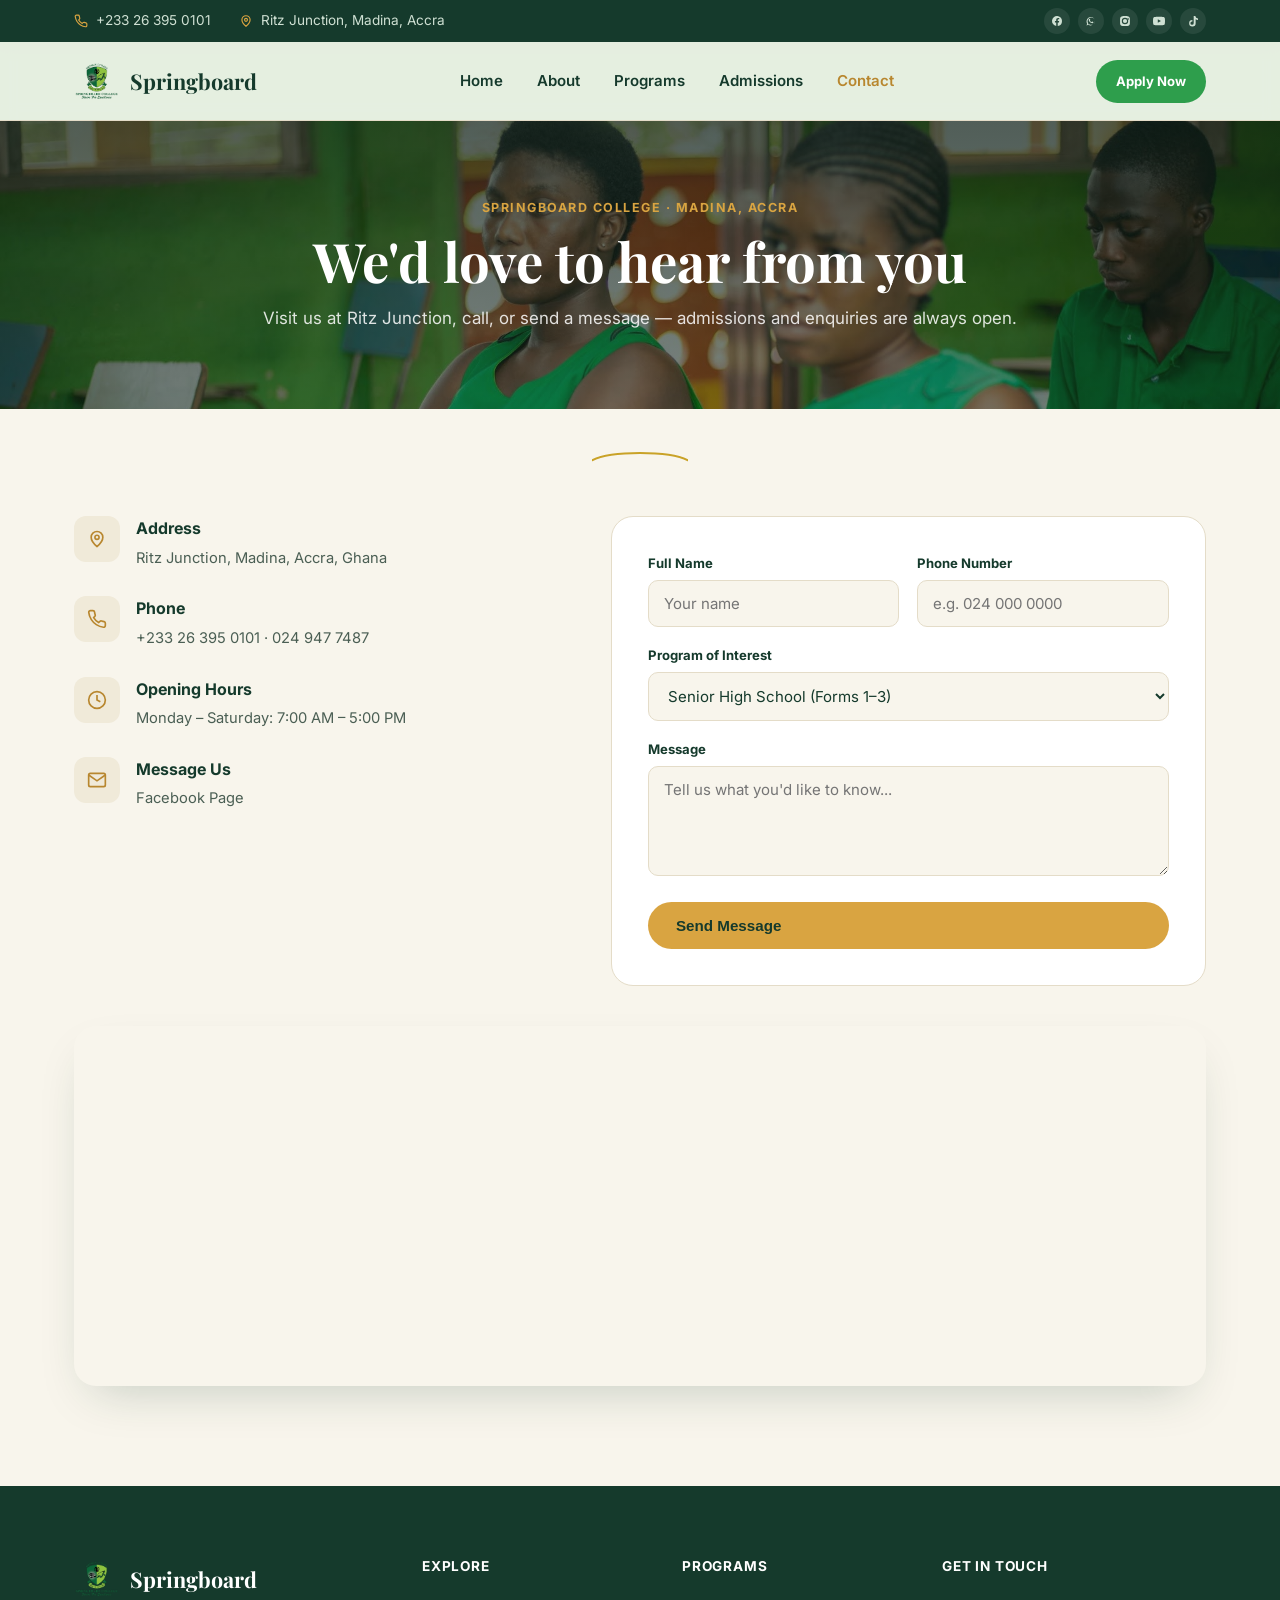
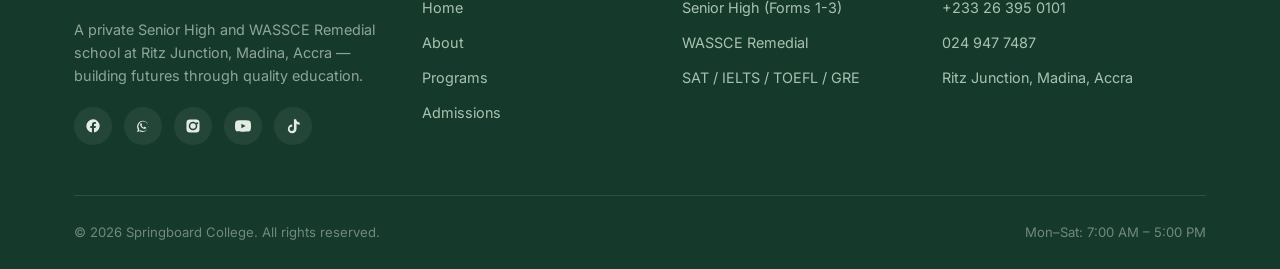
<file: contact.html>
<!DOCTYPE html>
<html lang="en">
<head>
<meta charset="UTF-8">
<meta name="viewport" content="width=device-width, initial-scale=1.0">
<title>Contact Us | Springboard College, Madina Accra</title>
<meta name="description" content="Contact Springboard College at Ritz Junction, Madina, Accra. Call +233 26 395 0101 or visit us Monday to Saturday, 7:00 AM - 5:00 PM.">
<link rel="preconnect" href="https://fonts.googleapis.com">
<link rel="preconnect" href="https://fonts.gstatic.com" crossorigin>
<link href="https://fonts.googleapis.com/css2?family=Playfair+Display:wght@600;700&family=Inter:wght@400;500;600;700&display=swap" rel="stylesheet">
<link rel="icon" type="image/png" href="images/logo.png">
<link rel="stylesheet" href="styles.css?v=2">
</head>
<body>

<div class="drawer" id="drawer">
  <span class="drawer-x" id="drawerX">&times;</span>
  <a href="index.html">Home</a>
  <a href="about.html">About</a>
  <a href="programs.html">Programs</a>
  <a href="admissions.html">Admissions</a>
  <a href="contact.html">Contact</a>
</div>

<header>
  <div class="topbar">
    <div class="container">
      <div class="topbar-info">
        <div class="topbar-item">
          <svg viewBox="0 0 24 24" fill="none" stroke-width="2"><path d="M22 16.9v3a2 2 0 01-2.2 2 19.8 19.8 0 01-8.6-3.1 19.5 19.5 0 01-6-6 19.8 19.8 0 01-3.1-8.7A2 2 0 014.1 2h3a2 2 0 012 1.7c.1 1 .3 2 .7 3a2 2 0 01-.4 2.1L8 10.3a16 16 0 006 6l1.5-1.5a2 2 0 012.1-.4c1 .4 2 .6 3 .7a2 2 0 011.4 2z"/></svg>
          <span>+233 26 395 0101</span>
        </div>
        <div class="topbar-item">
          <svg viewBox="0 0 24 24" fill="none" stroke-width="2"><path d="M12 21s-7-5.5-7-11a7 7 0 0114 0c0 5.5-7 11-7 11z"/><circle cx="12" cy="10" r="2.5"/></svg>
          <span>Ritz Junction, Madina, Accra</span>
        </div>
      </div>
      <div class="topbar-soc">
        <a href="https://www.facebook.com/225669790780973/" target="_blank" rel="noopener" aria-label="Facebook"><svg viewBox="0 0 24 24"><path d="M22 12a10 10 0 10-11.6 9.9v-7H7.9V12h2.5V9.8c0-2.5 1.5-3.9 3.8-3.9 1.1 0 2.2.2 2.2.2v2.4h-1.3c-1.2 0-1.6.8-1.6 1.6V12h2.8l-.4 2.9h-2.4v7A10 10 0 0022 12z"/></svg></a>
        <a href="https://wa.me/233263950101" target="_blank" rel="noopener" aria-label="WhatsApp"><svg viewBox="0 0 24 24"><path d="M17.6 6.32A8.86 8.86 0 0012.05 4a8.94 8.94 0 00-7.74 13.4L3 21l3.72-1.28a8.9 8.9 0 004.31 1.1 8.94 8.94 0 008.9-8.9 8.86 8.86 0 00-2.33-5.6zM12.05 19.4a7.4 7.4 0 01-3.77-1.03l-.27-.16-2.24.77.75-2.18-.18-.28a7.42 7.42 0 1113.7-3.9 7.43 7.43 0 01-7.99 6.78zm4.08-5.56c-.22-.11-1.31-.65-1.51-.72-.2-.07-.35-.11-.5.11-.15.22-.57.72-.7.86-.13.15-.26.16-.48.05a6.1 6.1 0 01-1.8-1.11 6.75 6.75 0 01-1.24-1.55c-.13-.22 0-.34.1-.45.1-.1.22-.26.33-.39.11-.13.15-.22.22-.37.07-.15.04-.28-.02-.39-.06-.11-.5-1.2-.68-1.65-.18-.43-.36-.37-.5-.38h-.43c-.15 0-.39.06-.6.28-.2.22-.79.77-.79 1.87s.81 2.17.92 2.32c.11.15 1.6 2.44 3.87 3.42.54.23.96.37 1.29.48.54.17 1.03.15 1.42.09.43-.06 1.31-.53 1.5-1.05.18-.51.18-.95.13-1.05-.05-.1-.2-.16-.42-.27z"/></svg></a>
        <a href="#" aria-label="Instagram"><svg viewBox="0 0 24 24"><path d="M12 2.2c3.2 0 3.6 0 4.85.07 3.25.15 4.77 1.69 4.92 4.92.06 1.27.07 1.65.07 4.85s0 3.58-.07 4.85c-.15 3.23-1.66 4.77-4.92 4.92-1.27.06-1.65.07-4.85.07s-3.58 0-4.85-.07c-3.26-.15-4.77-1.7-4.92-4.92C2.16 15.58 2.16 15.2 2.16 12s0-3.58.07-4.85C2.38 3.92 3.9 2.38 7.15 2.27 8.42 2.21 8.8 2.2 12 2.2m0 3.4a6.4 6.4 0 100 12.8 6.4 6.4 0 000-12.8m0 2.25a4.15 4.15 0 110 8.3 4.15 4.15 0 010-8.3m6.4-1.6a1.5 1.5 0 100 3 1.5 1.5 0 000-3"/></svg></a>
        <a href="#" aria-label="YouTube"><svg viewBox="0 0 24 24"><path d="M23.5 6.2a3 3 0 00-2.1-2.1C19.5 3.5 12 3.5 12 3.5s-7.5 0-9.4.6A3 3 0 00.5 6.2 31 31 0 000 12a31 31 0 00.5 5.8 3 3 0 002.1 2.1c1.9.6 9.4.6 9.4.6s7.5 0 9.4-.6a3 3 0 002.1-2.1A31 31 0 0024 12a31 31 0 00-.5-5.8zM9.6 15.5v-7l6.3 3.5-6.3 3.5z"/></svg></a>
        <a href="#" aria-label="TikTok"><svg viewBox="0 0 24 24"><path d="M16.6 2h-3.2v14.3a3.3 3.3 0 11-3.3-3.3c.2 0 .5 0 .7.06v-3.2a6.5 6.5 0 106.5 6.44V8.6a8.4 8.4 0 004.7 1.4V6.8a5.6 5.6 0 01-5.4-4.8z"/></svg></a>
      </div>
    </div>
  </div>
  <nav>
    <div class="nav-in">
      <a href="index.html" class="logo"><img class="mark" src="images/logo.png" alt="Springboard College crest">Springboard</a>
      <div class="nav-links">
        <a href="index.html">Home</a>
        <a href="about.html">About</a>
        <a href="programs.html">Programs</a>
        <a href="admissions.html">Admissions</a>
        <a href="contact.html" class="active">Contact</a>
      </div>
      <div class="nav-cta">
        <a href="admissions.html" class="btn btn-teal btn-sm">Apply Now</a>
        <div class="burger" id="burger"><span></span><span></span><span></span></div>
      </div>
    </div>
  </nav>
</header>

<section class="subhero">
    <img class="hero-img" src="images/490959137_1209339564529180_5451352750224793083_n.jpg" alt="Springboard College students in class" />
    <div class="hero-scrim"></div>
    <div class="subhero-in">
      <span class="eyebrow">Springboard College · Madina, Accra</span>
      <h1>We'd love to hear from you</h1>
      <p>Visit us at Ritz Junction, call, or send a message — admissions and enquiries are always open.</p>
    </div>
  </section>
  <div class="arc"><svg width="96" viewBox="0 0 100 20" fill="none"><path d="M0 18C20 8 80 8 100 18" stroke="#C9A227" stroke-width="2" stroke-linecap="round"/></svg></div>

<section class="section" style="padding-top:20px">
  <div class="container">
    <div class="contact-grid">
      <div class="contact-info reveal">
        <div class="info-row">
          <div class="ic"><svg viewBox="0 0 24 24" fill="none" stroke="currentColor" stroke-width="2"><path d="M12 21s-7-5.5-7-11a7 7 0 0114 0c0 5.5-7 11-7 11z"/><circle cx="12" cy="10" r="2.5"/></svg></div>
          <div><b>Address</b><span>Ritz Junction, Madina, Accra, Ghana</span></div>
        </div>
        <div class="info-row">
          <div class="ic"><svg viewBox="0 0 24 24" fill="none" stroke="currentColor" stroke-width="2"><path d="M22 16.9v3a2 2 0 01-2.2 2 19.8 19.8 0 01-8.6-3.1 19.5 19.5 0 01-6-6 19.8 19.8 0 01-3.1-8.7A2 2 0 014.1 2h3a2 2 0 012 1.7c.1 1 .3 2 .7 3a2 2 0 01-.4 2.1L8 10.3a16 16 0 006 6l1.5-1.5a2 2 0 012.1-.4c1 .4 2 .6 3 .7a2 2 0 011.4 2z"/></svg></div>
          <div><b>Phone</b><span><a href="tel:+233263950101">+233 26 395 0101</a> · <a href="tel:+233249477487">024 947 7487</a></span></div>
        </div>
        <div class="info-row">
          <div class="ic"><svg viewBox="0 0 24 24" fill="none" stroke="currentColor" stroke-width="2"><circle cx="12" cy="12" r="10"/><path d="M12 6v6l4 2"/></svg></div>
          <div><b>Opening Hours</b><span>Monday – Saturday: 7:00 AM – 5:00 PM</span></div>
        </div>
        <div class="info-row">
          <div class="ic"><svg viewBox="0 0 24 24" fill="none" stroke="currentColor" stroke-width="2"><rect x="2" y="4" width="20" height="16" rx="2"/><path d="M22 6l-10 7L2 6"/></svg></div>
          <div><b>Message Us</b><span><a href="https://www.facebook.com/225669790780973/" target="_blank" rel="noopener">Facebook Page</a></span></div>
        </div>
      </div>
      <form class="contact-form reveal" onsubmit="event.preventDefault(); this.querySelector('.form-note').style.display='block';">
        <div class="form-row">
          <div>
            <label for="name">Full Name</label>
            <input id="name" type="text" placeholder="Your name" required>
          </div>
          <div>
            <label for="phone">Phone Number</label>
            <input id="phone" type="tel" placeholder="e.g. 024 000 0000" required>
          </div>
        </div>
        <div>
          <label for="program">Program of Interest</label>
          <select id="program">
            <option>Senior High School (Forms 1–3)</option>
            <option>WASSCE Remedial</option>
            <option>SAT Preparation</option>
            <option>IELTS / TOEFL Preparation</option>
            <option>GRE Preparation</option>
          </select>
        </div>
        <div>
          <label for="message">Message</label>
          <textarea id="message" placeholder="Tell us what you'd like to know..."></textarea>
        </div>
        <button type="submit" class="btn btn-gold">Send Message</button>
        <p class="form-note" style="display:none;color:var(--teal);font-weight:600;font-size:.9rem">Thanks! For a faster reply, please call +233 26 395 0101 directly.</p>
      </form>
    </div>

    <div class="map-wrap reveal">
      <iframe src="https://www.google.com/maps?q=Springboard+College,+Ritz+Junction,+Madina,+Accra&output=embed" title="Map to Springboard College, Ritz Junction, Madina, Accra" loading="lazy"></iframe>
    </div>
  </div>
</section>

<footer>
  <div class="container">
    <div class="foot-top">
      <div class="foot-brand">
        <a href="index.html" class="logo"><img class="mark" src="images/logo.png" alt="Springboard College crest">Springboard</a>
        <p>A private Senior High and WASSCE Remedial school at Ritz Junction, Madina, Accra — building futures through quality education.</p>
        <div class="foot-soc">
          <a href="https://www.facebook.com/225669790780973/" target="_blank" rel="noopener" aria-label="Facebook"><svg viewBox="0 0 24 24"><path d="M22 12a10 10 0 10-11.6 9.9v-7H7.9V12h2.5V9.8c0-2.5 1.5-3.9 3.8-3.9 1.1 0 2.2.2 2.2.2v2.4h-1.3c-1.2 0-1.6.8-1.6 1.6V12h2.8l-.4 2.9h-2.4v7A10 10 0 0022 12z"/></svg></a>
          <a href="https://wa.me/233263950101" target="_blank" rel="noopener" aria-label="WhatsApp"><svg viewBox="0 0 24 24"><path d="M17.6 6.32A8.86 8.86 0 0012.05 4a8.94 8.94 0 00-7.74 13.4L3 21l3.72-1.28a8.9 8.9 0 004.31 1.1 8.94 8.94 0 008.9-8.9 8.86 8.86 0 00-2.33-5.6zM12.05 19.4a7.4 7.4 0 01-3.77-1.03l-.27-.16-2.24.77.75-2.18-.18-.28a7.42 7.42 0 1113.7-3.9 7.43 7.43 0 01-7.99 6.78zm4.08-5.56c-.22-.11-1.31-.65-1.51-.72-.2-.07-.35-.11-.5.11-.15.22-.57.72-.7.86-.13.15-.26.16-.48.05a6.1 6.1 0 01-1.8-1.11 6.75 6.75 0 01-1.24-1.55c-.13-.22 0-.34.1-.45.1-.1.22-.26.33-.39.11-.13.15-.22.22-.37.07-.15.04-.28-.02-.39-.06-.11-.5-1.2-.68-1.65-.18-.43-.36-.37-.5-.38h-.43c-.15 0-.39.06-.6.28-.2.22-.79.77-.79 1.87s.81 2.17.92 2.32c.11.15 1.6 2.44 3.87 3.42.54.23.96.37 1.29.48.54.17 1.03.15 1.42.09.43-.06 1.31-.53 1.5-1.05.18-.51.18-.95.13-1.05-.05-.1-.2-.16-.42-.27z"/></svg></a>
          <a href="#" aria-label="Instagram"><svg viewBox="0 0 24 24"><path d="M12 2.2c3.2 0 3.6 0 4.85.07 3.25.15 4.77 1.69 4.92 4.92.06 1.27.07 1.65.07 4.85s0 3.58-.07 4.85c-.15 3.23-1.66 4.77-4.92 4.92-1.27.06-1.65.07-4.85.07s-3.58 0-4.85-.07c-3.26-.15-4.77-1.7-4.92-4.92C2.16 15.58 2.16 15.2 2.16 12s0-3.58.07-4.85C2.38 3.92 3.9 2.38 7.15 2.27 8.42 2.21 8.8 2.2 12 2.2m0 3.4a6.4 6.4 0 100 12.8 6.4 6.4 0 000-12.8m0 2.25a4.15 4.15 0 110 8.3 4.15 4.15 0 010-8.3m6.4-1.6a1.5 1.5 0 100 3 1.5 1.5 0 000-3"/></svg></a>
          <a href="#" aria-label="YouTube"><svg viewBox="0 0 24 24"><path d="M23.5 6.2a3 3 0 00-2.1-2.1C19.5 3.5 12 3.5 12 3.5s-7.5 0-9.4.6A3 3 0 00.5 6.2 31 31 0 000 12a31 31 0 00.5 5.8 3 3 0 002.1 2.1c1.9.6 9.4.6 9.4.6s7.5 0 9.4-.6a3 3 0 002.1-2.1A31 31 0 0024 12a31 31 0 00-.5-5.8zM9.6 15.5v-7l6.3 3.5-6.3 3.5z"/></svg></a>
          <a href="#" aria-label="TikTok"><svg viewBox="0 0 24 24"><path d="M16.6 2h-3.2v14.3a3.3 3.3 0 11-3.3-3.3c.2 0 .5 0 .7.06v-3.2a6.5 6.5 0 106.5 6.44V8.6a8.4 8.4 0 004.7 1.4V6.8a5.6 5.6 0 01-5.4-4.8z"/></svg></a>
        </div>
      </div>
      <div class="foot-col"><h5>Explore</h5><a href="index.html">Home</a><a href="about.html">About</a><a href="programs.html">Programs</a><a href="admissions.html">Admissions</a></div>
      <div class="foot-col"><h5>Programs</h5><a href="programs.html#shs">Senior High (Forms 1-3)</a><a href="programs.html#remedial">WASSCE Remedial</a><a href="programs.html#intl">SAT / IELTS / TOEFL / GRE</a></div>
      <div class="foot-col">
        <h5>Get in touch</h5>
        <a href="tel:+233263950101">+233 26 395 0101</a>
        <a href="tel:+233249477487">024 947 7487</a>
        <a href="contact.html">Ritz Junction, Madina, Accra</a>
      </div>
    </div>
    <div class="foot-bottom">
      <span>© 2026 Springboard College. All rights reserved.</span>
      <span>Mon–Sat: 7:00 AM – 5:00 PM</span>
    </div>
  </div>
</footer>

<script>
const nav=document.querySelector('nav');
addEventListener('scroll',()=>nav.classList.toggle('scrolled',scrollY>20));
const io=new IntersectionObserver(es=>es.forEach(e=>{if(e.isIntersecting){e.target.classList.add('in');io.unobserve(e.target)}}),{threshold:.1});
document.querySelectorAll('.reveal').forEach(el=>io.observe(el));
const dr=document.getElementById('drawer');
document.getElementById('burger').addEventListener('click',()=>dr.classList.add('open'));
document.getElementById('drawerX').addEventListener('click',()=>dr.classList.remove('open'));
</script>
</body>
</html>
</file>
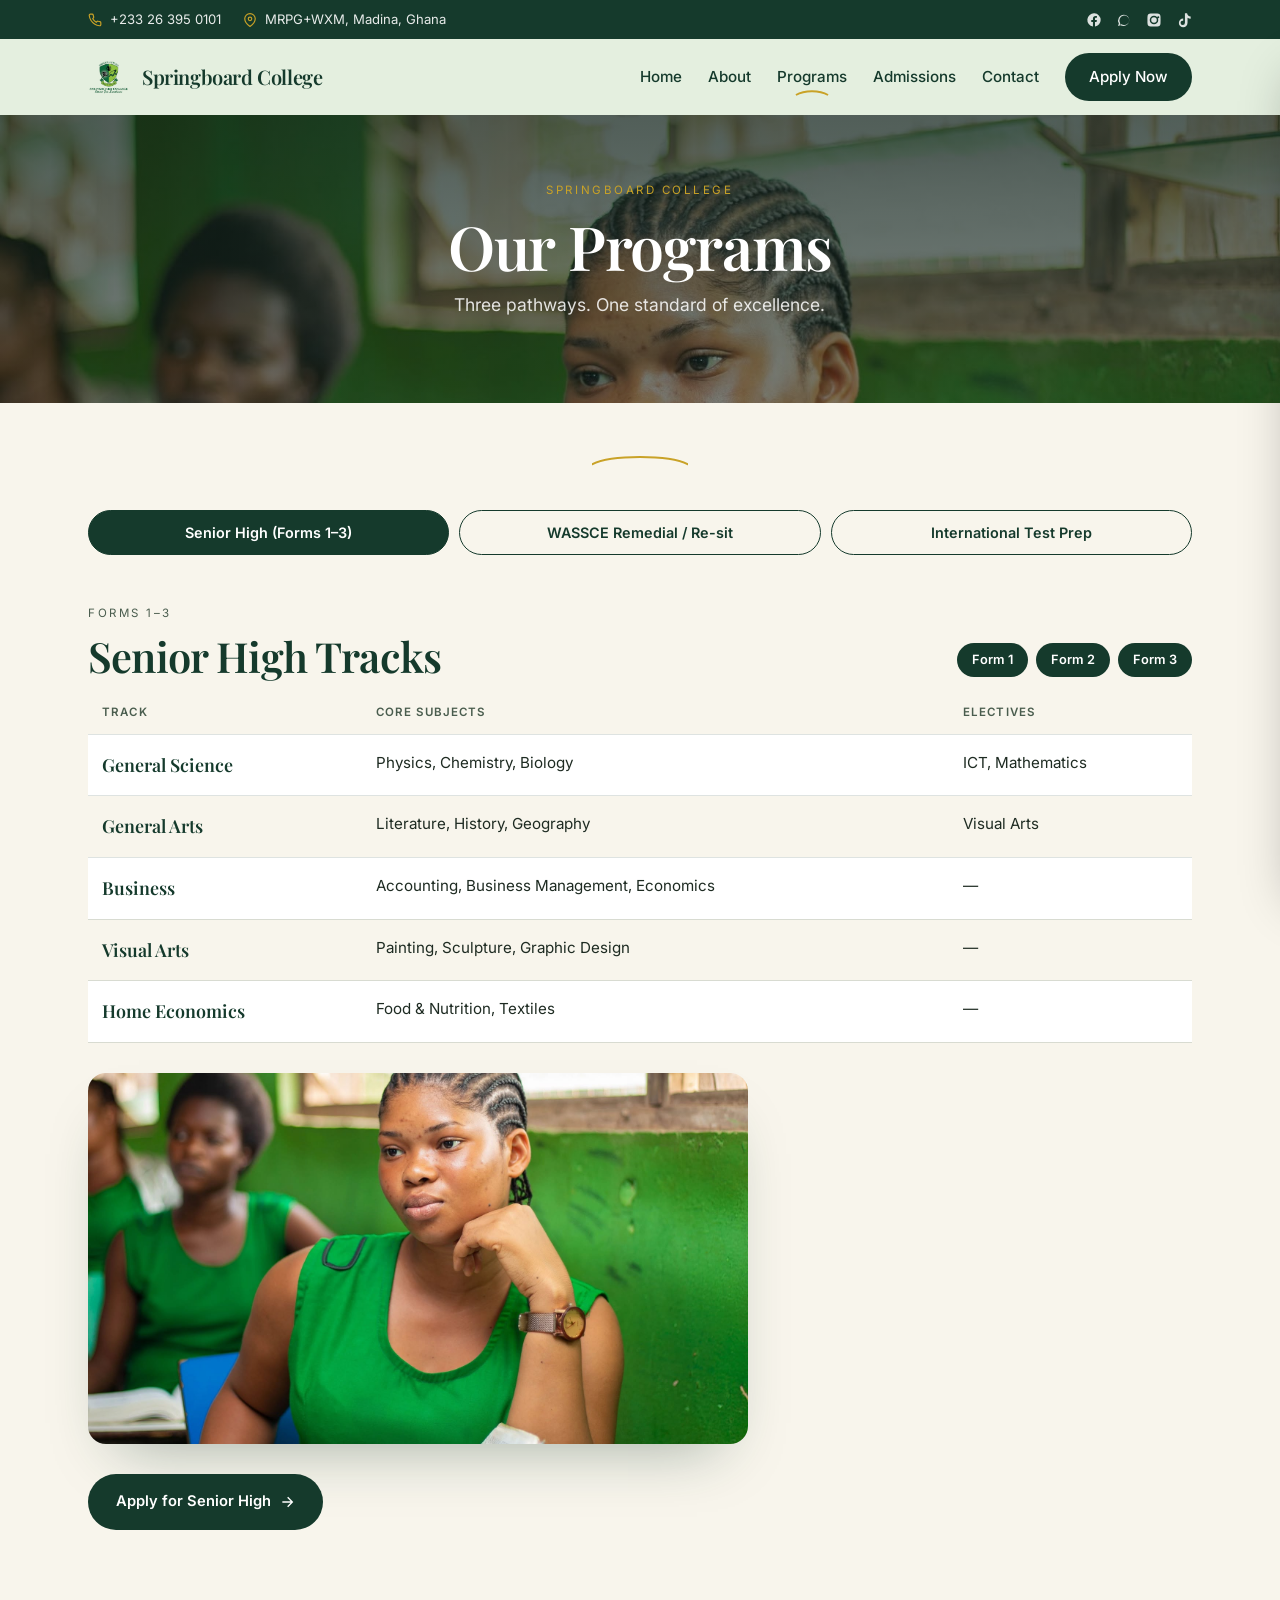
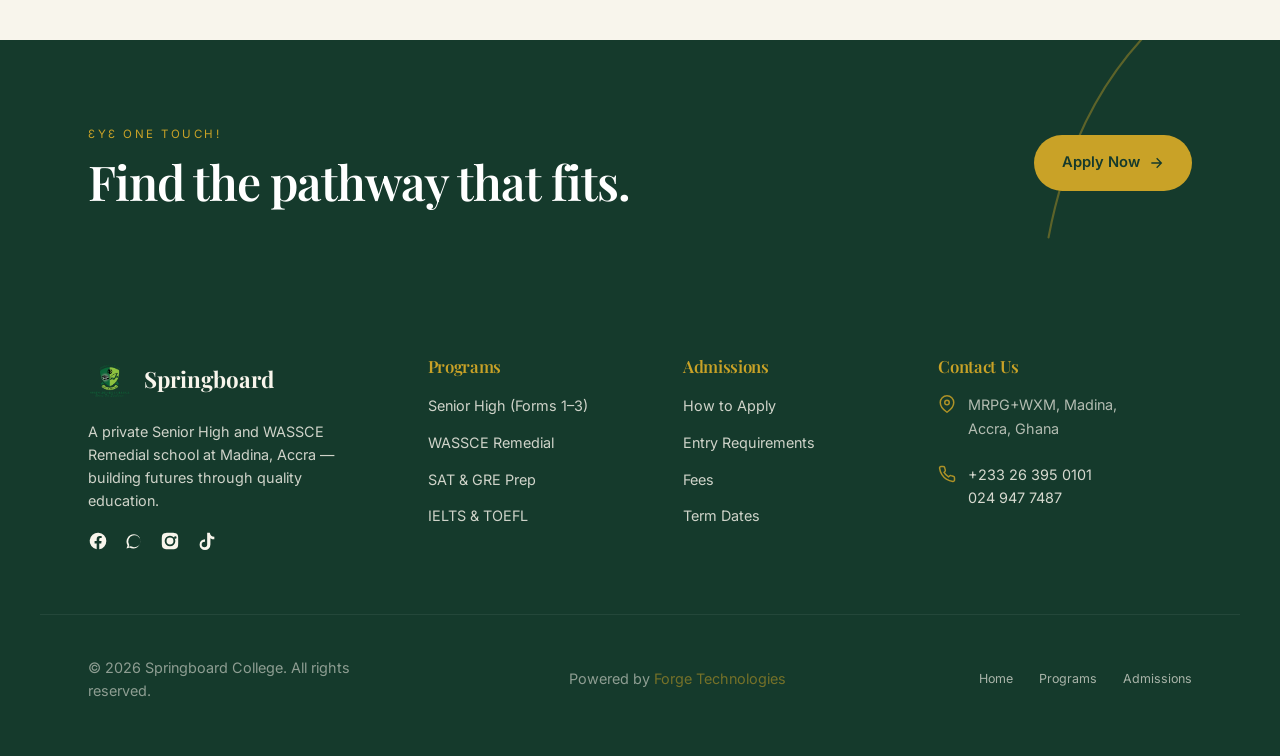
<file: programs.html>
<!DOCTYPE html>
<html lang="en">
<head>
<meta charset="UTF-8" />
<meta name="viewport" content="width=device-width, initial-scale=1.0" />
<title>Programs — Springboard College | Senior High, WASSCE Remedial, Test Prep</title>
<meta name="description" content="Springboard College programs: Senior High (Forms 1–3), WASSCE remedial / re-sit, and international test prep (SAT, IELTS, TOEFL, GRE) in Madina, Accra." />
<link rel="icon" type="image/png" href="images/logo.png" />
<link rel="preconnect" href="https://fonts.googleapis.com" />
<link rel="preconnect" href="https://fonts.gstatic.com" crossorigin />
<link href="https://fonts.googleapis.com/css2?family=Playfair+Display:ital,wght@0,500;0,600;0,700;1,500;1,600&family=Inter:wght@400;500;600;700&display=swap" rel="stylesheet" />
<link rel="stylesheet" href="sb.css?v=2" />
</head>
<body data-page="programs">

<div class="topbar"><div class="wrap">
  <div class="topbar-info">
    <a href="tel:+233263950101"><svg viewBox="0 0 24 24" fill="none" stroke="currentColor" stroke-width="2"><path d="M22 16.9v3a2 2 0 01-2.2 2 19.8 19.8 0 01-8.6-3.1 19.5 19.5 0 01-6-6A19.8 19.8 0 012.1 4.2 2 2 0 014 2h3a2 2 0 012 1.7c.1 1 .4 1.9.7 2.8a2 2 0 01-.5 2.1L8.1 9.9a16 16 0 006 6l1.3-1.3a2 2 0 012.1-.4c.9.3 1.8.6 2.8.7A2 2 0 0122 16.9z"/></svg>+233 26 395 0101</a>
    <a href="https://www.google.com/maps/search/?api=1&amp;query=MRPG%2BWXM%20Madina%20Ghana" target="_blank" rel="noopener"><svg viewBox="0 0 24 24" fill="none" stroke="currentColor" stroke-width="2"><path d="M21 10c0 7-9 13-9 13s-9-6-9-13a9 9 0 0118 0z"/><circle cx="12" cy="10" r="3"/></svg>MRPG+WXM, Madina, Ghana</a>
  </div>
  <div class="topbar-soc">
    <a href="https://www.facebook.com/225669790780973/" target="_blank" rel="noopener" aria-label="Facebook"><svg viewBox="0 0 24 24" fill="currentColor"><path d="M22 12a10 10 0 10-11.6 9.9v-7H7.9V12h2.5V9.8c0-2.5 1.5-3.9 3.8-3.9 1.1 0 2.2.2 2.2.2v2.4h-1.3c-1.2 0-1.6.8-1.6 1.6V12h2.8l-.4 2.9h-2.4v7A10 10 0 0022 12z"/></svg></a>
    <a href="https://wa.me/233263950101" target="_blank" rel="noopener" aria-label="WhatsApp"><svg viewBox="0 0 24 24" fill="currentColor"><path d="M17.6 6.3A8.9 8.9 0 0012 4a8.9 8.9 0 00-7.7 13.4L3 21l3.7-1.3A8.9 8.9 0 0012 20.9 8.9 8.9 0 0017.6 6.3zM12 19.4a7.4 7.4 0 01-3.8-1l-.3-.2-2.2.8.7-2.2-.2-.3a7.4 7.4 0 1113.7-3.9A7.4 7.4 0 0112 19.4z"/></svg></a>
    <a href="#" aria-label="Instagram"><svg viewBox="0 0 24 24" fill="currentColor"><path d="M12 2.2c3.2 0 3.6 0 4.85.07 3.25.15 4.77 1.69 4.92 4.92.06 1.27.07 1.65.07 4.85s0 3.58-.07 4.85c-.15 3.23-1.66 4.77-4.92 4.92-1.27.06-1.65.07-4.85.07s-3.58 0-4.85-.07c-3.26-.15-4.77-1.7-4.92-4.92C2.16 15.58 2.16 15.2 2.16 12s0-3.58.07-4.85C2.38 3.92 3.9 2.38 7.15 2.27 8.42 2.21 8.8 2.2 12 2.2m0 3.4a6.4 6.4 0 100 12.8 6.4 6.4 0 000-12.8m0 2.25a4.15 4.15 0 110 8.3 4.15 4.15 0 010-8.3m6.4-1.6a1.5 1.5 0 100 3 1.5 1.5 0 000-3"/></svg></a>
    <a href="#" aria-label="TikTok"><svg viewBox="0 0 24 24" fill="currentColor"><path d="M16.6 2h-3.2v14.3a3.3 3.3 0 11-3.3-3.3c.2 0 .5 0 .7.06v-3.2a6.5 6.5 0 106.5 6.44V8.6a8.4 8.4 0 004.7 1.4V6.8a5.6 5.6 0 01-5.4-4.8z"/></svg></a>
  </div>
</div></div>

<header class="nav" id="nav"><div class="wrap nav-in">
  <a href="index.html" class="brand"><img src="images/logo.png" alt="Springboard College crest" /><b>Springboard College</b></a>
  <nav class="nav-links">
    <a href="index.html">Home</a>
    <a href="about.html">About</a>
    <a href="programs.html" class="active">Programs</a>
    <a href="admissions.html">Admissions</a>
    <a href="contact.html">Contact</a>
    <a href="admissions.html" class="pill pill-green" style="padding:10px 22px">Apply Now</a>
  </nav>
  <button class="burger" id="burger" aria-label="Menu"><svg viewBox="0 0 24 24" fill="none" stroke="currentColor" stroke-width="2"><path d="M3 6h18M3 12h18M3 18h18"/></svg></button>
</div></header>
<aside class="drawer" id="drawer">
  <a href="index.html">Home</a><a href="about.html">About</a><a href="programs.html">Programs</a><a href="admissions.html">Admissions</a><a href="contact.html">Contact</a>
  <a href="admissions.html" class="pill pill-gold">Apply Now</a>
  <svg class="arc-deco" viewBox="0 0 300 300" fill="none"><path d="M8 290C40 120 150 22 292 8" stroke="#C9A227" stroke-width="2"/></svg>
</aside>

<main>
  <section class="subhero">
    <img class="hero-img" src="images/492010170_1209339214529215_2478963119498551327_n.jpg" alt="Springboard College students in class" />
    <div class="hero-scrim"></div>
    <div class="subhero-in">
      <span class="eyebrow">Springboard College</span>
      <h1>Our Programs</h1>
      <p>Three pathways. One standard of excellence.</p>
    </div>
  </section>
  <div class="arc"><svg width="96" viewBox="0 0 100 20" fill="none"><path d="M0 18C20 8 80 8 100 18" stroke="#C9A227" stroke-width="2" stroke-linecap="round"/></svg></div>

  <section class="wrap" style="padding-bottom:110px">
    <div class="tabs" id="tabs">
      <button class="tab active" data-tab="senior">Senior High (Forms 1–3)</button>
      <button class="tab" data-tab="remedial">WASSCE Remedial / Re-sit</button>
      <button class="tab" data-tab="intl">International Test Prep</button>
    </div>

    <div class="tabpanel active" data-panel="senior" style="padding-top:44px">
      <div style="display:flex;justify-content:space-between;gap:20px;align-items:flex-end;flex-wrap:wrap">
        <div><span class="eyebrow dark">Forms 1–3</span><h2 style="margin-top:10px;font-size:clamp(1.9rem,3.6vw,2.6rem)">Senior High Tracks</h2></div>
        <div class="forms-pills"><span>Form 1</span><span>Form 2</span><span>Form 3</span></div>
      </div>
      <div class="tbl-wrap">
        <table class="ptable">
          <thead><tr><th>Track</th><th>Core subjects</th><th>Electives</th></tr></thead>
          <tbody>
            <tr><th>General Science</th><td>Physics, Chemistry, Biology</td><td>ICT, Mathematics</td></tr>
            <tr><th>General Arts</th><td>Literature, History, Geography</td><td>Visual Arts</td></tr>
            <tr><th>Business</th><td>Accounting, Business Management, Economics</td><td>—</td></tr>
            <tr><th>Visual Arts</th><td>Painting, Sculpture, Graphic Design</td><td>—</td></tr>
            <tr><th>Home Economics</th><td>Food &amp; Nutrition, Textiles</td><td>—</td></tr>
          </tbody>
        </table>
      </div>
      <div class="media" style="margin-top:30px;max-width:660px"><img src="images/492010170_1209339214529215_2478963119498551327_n.jpg" alt="Springboard College Senior High students in class" style="aspect-ratio:16/9" /></div>
      <a href="admissions.html" class="pill pill-green" style="margin-top:30px">Apply for Senior High <svg viewBox="0 0 24 24" fill="none" stroke="currentColor" stroke-width="2"><path d="M5 12h14M13 5l7 7-7 7"/></svg></a>
    </div>

    <div class="tabpanel" data-panel="remedial" style="padding-top:44px">
      <span class="eyebrow dark">Second chance, done right</span>
      <h2 style="margin-top:10px;font-size:clamp(1.9rem,3.6vw,2.6rem)">WASSCE Remedial / Re-sit</h2>
      <div class="split" style="margin-top:34px">
        <div>
          <p style="color:var(--muted)">Structured support for graduates strengthening their WASSCE results — focused, patient and honest about what each student needs.</p>
          <dl class="detail-list">
            <div><dt>Subjects</dt><dd>English · Mathematics · Science · Arts</dd></div>
            <div><dt>Schedule</dt><dd>Weekdays, 4:00 – 6:00 PM</dd></div>
            <div><dt>Format</dt><dd>Small-group coaching</dd></div>
            <div><dt>Placement</dt><dd>Based on prior results</dd></div>
          </dl>
          <a href="admissions.html" class="pill pill-green" style="margin-top:26px">Enquire about Remedial <svg viewBox="0 0 24 24" fill="none" stroke="currentColor" stroke-width="2"><path d="M5 12h14M13 5l7 7-7 7"/></svg></a>
        </div>
        <div class="media"><img src="images/649314108_27014352594819329_888180111602437291_n.jpg" alt="Student in a WASSCE remedial study session" /></div>
      </div>
    </div>

    <div class="tabpanel" data-panel="intl" style="padding-top:44px">
      <span class="eyebrow dark">Beyond Ghana’s curriculum</span>
      <h2 style="margin-top:10px;font-size:clamp(1.9rem,3.6vw,2.6rem)">International Test Prep</h2>
      <p style="margin-top:16px;color:var(--muted);max-width:60ch">Confident preparation for students aiming at international university admissions.</p>
      <dl class="detail-list" style="max-width:640px">
        <div><dt>Tests</dt><dd>SAT · IELTS · TOEFL · GRE</dd></div>
        <div><dt>Options</dt><dd>Weekday classes · Weekend sessions · Extra classes</dd></div>
        <div><dt>Target</dt><dd>International university admissions</dd></div>
      </dl>
      <div class="img-pair">
        <img src="images/sat-testprep.jpg" alt="Standardized test answer sheet" />
        <img src="images/ielts-international.jpg" alt="Study-abroad and international preparation" />
      </div>
      <a href="admissions.html" class="pill pill-green" style="margin-top:30px">Prepare with Springboard <svg viewBox="0 0 24 24" fill="none" stroke="currentColor" stroke-width="2"><path d="M5 12h14M13 5l7 7-7 7"/></svg></a>
    </div>
  </section>
</main>

<section class="cta-band">
  <svg class="arc-deco" viewBox="0 0 300 300" fill="none" aria-hidden="true"><path d="M8 290C40 120 150 22 292 8" stroke="#C9A227" stroke-width="2" stroke-linecap="round"/></svg>
  <div class="wrap cta-in">
    <div><span class="eyebrow">ƐYƐ One Touch!</span><h2 style="margin-top:12px">Find the pathway that fits.</h2></div>
    <a href="admissions.html" class="pill pill-gold" style="flex:none">Apply Now <svg viewBox="0 0 24 24" fill="none" stroke="currentColor" stroke-width="2"><path d="M5 12h14M13 5l7 7-7 7"/></svg></a>
  </div>
</section>

<div id="footerHost"></div>

<script src="sb.js"></script>
<script>
  var tabs=document.querySelectorAll('#tabs .tab'), panels=document.querySelectorAll('.tabpanel');
  tabs.forEach(function(t){t.addEventListener('click',function(){
    var id=t.getAttribute('data-tab');
    tabs.forEach(function(x){x.classList.toggle('active',x===t)});
    panels.forEach(function(p){p.classList.toggle('active',p.getAttribute('data-panel')===id)});
  })});
</script>
</body>
</html>
</file>
<file: sb.css>
/* Springboard College — redesign (green / cream / gold, arc motif) */
:root{
  --forest:#153A2C; --forest-2:#0f2b20; --cream:#F8F5EC; --cream-2:#efe9d8;
  --ink:#1E2B22; --gold:#C9A227; --gold-2:#dfc45d; --green:#2E9E4C; --muted:#4A5D4E;
  --line:rgba(21,58,44,.14); --radius:18px;
}
*{box-sizing:border-box}
html{scroll-behavior:smooth}
body{margin:0;background:var(--cream);color:var(--ink);font-family:'Inter',system-ui,sans-serif;-webkit-font-smoothing:antialiased;line-height:1.6}
img{max-width:100%;display:block}
a{color:inherit;text-decoration:none}
h1,h2,h3,h4{font-family:'Playfair Display',Georgia,serif;font-weight:600;color:var(--forest);line-height:1.02;letter-spacing:-.02em;margin:0}
.wrap{max-width:1200px;margin:0 auto;padding:0 24px}
@media(min-width:768px){.wrap{padding:0 48px}}
.mono{font-family:'Inter',system-ui,sans-serif}
.eyebrow{font-family:'Inter',system-ui,sans-serif;font-size:.72rem;text-transform:uppercase;letter-spacing:.22em;color:var(--gold)}
.eyebrow.dark{color:var(--muted)}
.lead{color:var(--muted);font-size:1.08rem}

/* pills */
.pill{display:inline-flex;align-items:center;justify-content:center;gap:.5rem;border-radius:999px;padding:14px 26px;font-weight:600;font-size:.92rem;transition:all .25s ease;cursor:pointer;border:2px solid transparent}
.pill svg{width:16px;height:16px}
.pill-gold{background:var(--gold);color:var(--forest)}
.pill-gold:hover{background:var(--gold-2)}
.pill-goldo{border-color:var(--gold);color:#fff}
.pill-goldo:hover{background:var(--gold);color:var(--forest)}
.pill-green{background:var(--forest);color:#fff}
.pill-green:hover{background:var(--green)}
.link-green{color:var(--green);font-weight:600;display:inline-flex;align-items:center;gap:.4rem}
.link-green:hover{text-decoration:underline}

/* arc divider */
.arc{display:flex;justify-content:center;align-items:center;padding:44px 0}
.arc svg{display:block}

/* topbar */
.topbar{background:var(--forest);color:#fff}
.topbar .wrap{display:flex;gap:12px 22px;align-items:center;justify-content:space-between;flex-wrap:wrap;padding-top:9px;padding-bottom:9px;font-size:.82rem}
.topbar-info{display:flex;gap:22px;align-items:center;flex-wrap:wrap}
.topbar-info a,.topbar-info span{display:inline-flex;align-items:center;gap:8px;color:rgba(255,255,255,.9)}
.topbar-info svg{width:14px;height:14px;color:var(--gold)}
.topbar-soc{display:flex;gap:14px;align-items:center}
.topbar-soc a{color:rgba(255,255,255,.85);display:inline-flex}
.topbar-soc a:hover{color:var(--gold)}
.topbar-soc svg{width:16px;height:16px}
@media(max-width:560px){.topbar-soc{display:none}}

/* nav */
.nav{position:sticky;top:0;z-index:50;background:#E4EFDF;transition:box-shadow .3s}
.nav.scrolled{box-shadow:0 2px 12px rgba(21,58,44,.08)}
.nav-in{height:76px;display:flex;align-items:center;justify-content:space-between}
.brand{display:flex;align-items:center;gap:12px;color:var(--forest)}
.brand img{width:42px;height:42px;object-fit:contain}
.brand b{font-family:'Playfair Display',serif;font-size:1.25rem;font-weight:600;letter-spacing:-.02em}
.nav-links{display:none;align-items:center;gap:26px}
@media(min-width:1024px){.nav-links{display:flex}}
.nav-links a{font-size:.95rem;font-weight:500;color:var(--forest);position:relative;padding:6px 0}
.nav-links a:hover{color:var(--green)}
.nav-links a.pill-green{color:#fff !important}
.nav-links a.pill-gold{color:var(--forest) !important}
.nav-links a.active::after{content:"";position:absolute;left:50%;bottom:-2px;transform:translateX(-50%);width:34px;height:8px;background:no-repeat center/contain url("data:image/svg+xml,%3Csvg xmlns='http://www.w3.org/2000/svg' width='36' height='8'%3E%3Cpath d='M1 6C10 1 26 1 35 6' fill='none' stroke='%23C9A227' stroke-width='2'/%3E%3C/svg%3E")}
.burger{display:inline-flex;background:none;border:0;color:var(--forest);cursor:pointer;padding:6px}
@media(min-width:1024px){.burger{display:none}}
.burger svg{width:26px;height:26px}
.drawer{position:fixed;top:76px;right:0;height:calc(100vh - 76px);width:min(88vw,340px);background:var(--forest);color:#fff;padding:30px 28px;transform:translateX(110%);transition:transform .35s ease;z-index:60;box-shadow:-20px 0 50px rgba(0,0,0,.3);overflow:hidden}
.drawer.open{transform:none}
.drawer a{display:block;padding:15px 0;border-bottom:1px solid rgba(255,255,255,.1);font-size:1.05rem}
.drawer .pill{margin-top:22px;width:100%}
.drawer .arc-deco{position:absolute;bottom:24px;right:-70px;width:280px;opacity:.28;pointer-events:none}

/* hero */
.hero{position:relative;min-height:74vh;display:flex;align-items:center;overflow:hidden;background:var(--forest)}
.hero-img{position:absolute;inset:0;width:100%;height:100%;object-fit:cover;object-position:center 18%}
.hero-scrim{position:absolute;inset:0;background:linear-gradient(90deg,rgba(15,33,25,.82),rgba(15,33,25,.52) 55%,rgba(15,33,25,.22))}
.hero-arc{position:absolute;bottom:-11rem;left:-6rem;width:40rem;height:40rem;pointer-events:none;opacity:.9}
@media(min-width:768px){.hero-arc{bottom:-16rem;left:-8rem;width:50rem;height:50rem}}
.hero-in{position:relative;z-index:2;padding-top:96px;padding-bottom:96px}
.hero h1{color:#fff;font-size:clamp(2.6rem,6vw,4.6rem);max-width:15ch}
.hero .lead{color:rgba(255,255,255,.85);max-width:52ch;margin-top:22px;font-size:1.12rem}
.hero-cta{display:flex;flex-wrap:wrap;gap:12px;margin-top:34px}
.hero .eyebrow{margin-bottom:22px;display:block}

/* stats strip */
.stats{border-top:1px solid rgba(201,162,39,.6);border-bottom:1px solid rgba(201,162,39,.6);background:var(--cream)}
.stats-grid{display:grid;grid-template-columns:repeat(2,1fr)}
@media(min-width:768px){.stats-grid{grid-template-columns:repeat(4,1fr)}}
.stat{padding:30px 26px}
.stat + .stat{border-left:1px solid rgba(201,162,39,.45)}
.stat b{font-family:'Inter',system-ui,sans-serif;font-size:1.05rem;color:var(--forest);letter-spacing:-.02em}
.stat span{display:block;margin-top:8px;font-size:.7rem;letter-spacing:.09em;color:var(--muted);text-transform:uppercase}

/* generic section */
.section{padding:88px 0}
@media(min-width:768px){.section{padding:120px 0}}
.section.white{background:#fff}
.center{text-align:center;max-width:820px;margin:0 auto}
.center h2{font-size:clamp(2rem,4vw,3.1rem)}
.center p{margin-top:22px;color:var(--ink);font-size:1.12rem}

/* who / split with image */
.split{display:grid;gap:44px;align-items:center}
@media(min-width:900px){.split{grid-template-columns:1.05fr .95fr;gap:64px}}
.split.rev .media{order:-1}
.media{border-radius:var(--radius);overflow:hidden;box-shadow:0 30px 60px -30px rgba(21,58,44,.4)}
.media img{width:100%;height:100%;object-fit:cover;aspect-ratio:4/3}
.split h2{font-size:clamp(1.9rem,3.6vw,2.8rem)}
.split p{margin-top:18px;color:var(--muted);font-size:1.05rem}

/* programs cards */
.head-row{display:flex;align-items:flex-end;justify-content:space-between;gap:24px;margin-bottom:46px}
.head-row h2{font-size:clamp(2rem,4vw,3rem)}
.prog-grid{display:grid;gap:34px}
@media(min-width:768px){.prog-grid{grid-template-columns:repeat(3,1fr);gap:30px}}
.prog{border-left:2px solid var(--gold);padding-left:24px}
.prog h3{font-size:1.5rem}
.prog p{margin:14px 0 18px;color:var(--muted)}

/* quote */
.quote{background:var(--cream)}
.quote blockquote{max-width:900px;margin:0 auto;text-align:center}
.quote p{font-family:'Playfair Display',serif;font-style:italic;font-size:clamp(1.5rem,3vw,2.2rem);color:var(--forest);line-height:1.25}
.quote cite{font-family:'Inter',system-ui,sans-serif;font-style:normal;display:block;margin-top:26px;font-size:.75rem;letter-spacing:.14em;text-transform:uppercase;color:var(--muted)}

/* cta band */
.cta-band{position:relative;overflow:hidden;background:var(--forest);color:#fff;padding:80px 0}
.cta-band .arc-deco{position:absolute;top:-7rem;right:-5rem;width:20rem;opacity:.4;pointer-events:none}
.cta-in{position:relative;z-index:2;display:flex;flex-direction:column;gap:26px;align-items:flex-start}
@media(min-width:768px){.cta-in{flex-direction:row;align-items:center;justify-content:space-between}}
.cta-in h2{color:#fff;font-size:clamp(2rem,4vw,3rem)}

/* footer */
.foot{background:var(--forest);color:var(--cream);padding:72px 0 40px}
.foot-grid{display:grid;grid-template-columns:1fr;gap:44px}
@media(min-width:640px){.foot-grid{grid-template-columns:1fr 1fr}}
@media(min-width:1024px){.foot-grid{grid-template-columns:1.4fr 1fr 1fr 1.2fr}}
.foot h4{color:var(--gold);font-size:1.05rem;margin-bottom:18px}
.foot .fbrand{display:flex;align-items:center;gap:12px;margin-bottom:18px}
.foot .fbrand img{width:44px;height:44px;object-fit:contain}
.foot .fbrand b{font-family:'Playfair Display',serif;font-size:1.4rem}
.foot p{opacity:.82;font-size:.9rem;max-width:32ch}
.foot ul{list-style:none;margin:0;padding:0;display:flex;flex-direction:column;gap:11px}
.foot ul a{opacity:.82;font-size:.9rem}
.foot ul a:hover{opacity:1;color:#fff}
.foot .fcontact li{display:flex;gap:12px;align-items:flex-start;opacity:.85;font-size:.9rem;margin-bottom:12px}
.foot .fcontact svg{width:18px;height:18px;color:var(--gold);flex:none;margin-top:2px}
.foot-soc{display:flex;gap:16px;margin-top:18px}
.foot-soc a svg{width:20px;height:20px}
.foot-soc a:hover{color:var(--gold)}
.foot-bottom{max-width:1200px;margin:56px auto 0;padding:26px 24px 0;border-top:1px solid rgba(255,255,255,.1);display:flex;flex-direction:column;gap:14px;justify-content:space-between;align-items:center;font-size:.78rem;opacity:.65}
@media(min-width:768px){.foot-bottom{flex-direction:row;padding:26px 48px 0}}
.foot-bottom .fb-links{display:flex;gap:26px}

/* reveal */
.reveal{opacity:0;transform:translateY(26px);transition:opacity .7s ease,transform .8s cubic-bezier(.16,1,.3,1)}
.reveal.is-visible{opacity:1;transform:none}

/* ---- inner pages ---- */
.page-head{text-align:center;max-width:760px;margin:0 auto;padding:60px 0 0}
.page-head h1{font-size:clamp(2.6rem,5vw,4rem)}
.page-head p{margin-top:16px;color:var(--muted);font-size:1.12rem}
.tabs{display:grid;gap:10px}
@media(min-width:768px){.tabs{grid-template-columns:repeat(3,1fr)}}
.tab{border:1px solid var(--forest);border-radius:999px;padding:13px 18px;font-weight:600;font-size:.9rem;color:var(--forest);background:transparent;cursor:pointer;transition:all .2s;text-align:center;font-family:inherit}
.tab:hover{background:#fff}
.tab.active{background:var(--forest);color:#fff}
.tabpanel{display:none}
.tabpanel.active{display:block;animation:fadein .4s ease}
@keyframes fadein{from{opacity:0;transform:translateY(10px)}to{opacity:1;transform:none}}
.tbl-wrap{overflow-x:auto;margin-top:26px}
.ptable{width:100%;min-width:640px;border-collapse:collapse;text-align:left;font-size:.95rem}
.ptable thead th{padding:0 14px 12px;font-size:.72rem;text-transform:uppercase;letter-spacing:.1em;color:var(--muted);font-weight:600;border-bottom:1px solid var(--line)}
.ptable tbody th{font-family:'Playfair Display',serif;font-size:1.12rem;color:var(--forest);font-weight:600;text-align:left}
.ptable tbody th,.ptable td{padding:16px 14px;border-bottom:1px solid var(--line);vertical-align:top}
.ptable tbody tr:nth-child(odd){background:#fff}
.detail-list{margin-top:8px;border-top:1px solid var(--line)}
.detail-list div{display:flex;justify-content:space-between;gap:20px;padding:16px 0;border-bottom:1px solid var(--line);flex-wrap:wrap}
.detail-list dt{font-size:.72rem;text-transform:uppercase;letter-spacing:.12em;color:var(--muted);font-weight:600}
.detail-list dd{margin:0;color:var(--ink);font-weight:500}
.img-pair{display:grid;gap:16px;margin-top:26px}
@media(min-width:640px){.img-pair{grid-template-columns:1fr 1fr}}
.img-pair img{width:100%;aspect-ratio:4/3;object-fit:cover;border-radius:var(--radius)}
.forms-pills{display:flex;gap:8px;flex-wrap:wrap}
.forms-pills span{background:var(--forest);color:#fff;border-radius:999px;padding:7px 15px;font-size:.8rem;font-weight:600}
.steps{display:grid;gap:22px}
@media(min-width:768px){.steps{grid-template-columns:repeat(4,1fr)}}
.step{background:#fff;border:1px solid var(--line);border-radius:var(--radius);padding:26px}
.step b.n{color:var(--gold);font-size:.8rem;letter-spacing:.14em}
.step h3{font-size:1.25rem;margin:14px 0 8px}
.step p{color:var(--muted);font-size:.92rem}
.form-card{background:#fff;border:1px solid var(--line);border-radius:var(--radius);padding:30px}
.field{margin-bottom:18px}
.field label{display:block;font-size:.72rem;text-transform:uppercase;letter-spacing:.12em;color:var(--muted);font-weight:600;margin-bottom:7px}
.field input,.field select,.field textarea{width:100%;border:1px solid var(--line);border-radius:12px;padding:13px 15px;font:inherit;font-size:.95rem;background:var(--cream);color:var(--ink);outline:none;transition:border-color .2s}
.field input:focus,.field select:focus,.field textarea:focus{border-color:var(--forest)}
.form-row{display:grid;gap:18px}
@media(min-width:640px){.form-row{grid-template-columns:1fr 1fr}}
.ok-msg{display:none;color:var(--green);font-weight:600;margin-top:12px}
.vm-grid{display:grid;gap:26px;margin-top:8px}
@media(min-width:768px){.vm-grid{grid-template-columns:1fr 1fr}}
.vm{background:#fff;border:1px solid var(--line);border-left:3px solid var(--gold);border-radius:var(--radius);padding:30px}
.vm h3{font-size:1.5rem;margin-bottom:12px}
.vm p{color:var(--muted)}
.appr-grid{display:grid;gap:26px;margin-top:8px}
@media(min-width:768px){.appr-grid{grid-template-columns:repeat(3,1fr)}}
.appr h3{font-size:1.3rem;margin-bottom:10px}
.appr p{color:var(--muted);font-size:.95rem}
.badge-row{display:flex;gap:16px;flex-wrap:wrap;margin-top:34px}
.badge{display:flex;gap:12px;align-items:center;background:var(--cream-2);border:1px solid var(--line);border-radius:14px;padding:14px 20px}
.badge b{font-size:.8rem;letter-spacing:.08em;text-transform:uppercase;color:var(--forest)}
.badge span{font-size:.82rem;color:var(--muted)}

/* inner-page header image band */
.subhero{position:relative;overflow:hidden;background:var(--forest);min-height:32vh;display:flex;align-items:center;text-align:center}
.subhero .hero-img{position:absolute;inset:0;width:100%;height:100%;object-fit:cover;object-position:center 22%}
.subhero .hero-scrim{position:absolute;inset:0;background:linear-gradient(180deg,rgba(15,33,25,.72),rgba(15,33,25,.55))}
.subhero-in{position:relative;z-index:2;max-width:840px;margin:0 auto;padding:54px 24px}
.subhero .eyebrow{display:block;margin-bottom:16px}
.subhero h1{color:#fff;font-size:clamp(2.4rem,5vw,3.8rem)}
.subhero p{color:rgba(255,255,255,.85);margin-top:14px;font-size:1.1rem}
.subhero .arc{padding:22px 0 0}

/* Why-us feature cards */
.feat-grid{display:grid;gap:22px;margin-top:44px}
@media(min-width:640px){.feat-grid{grid-template-columns:1fr 1fr}}
@media(min-width:980px){.feat-grid{grid-template-columns:repeat(4,1fr)}}
.feat{background:#fff;border:1px solid rgba(30,43,34,.1);border-radius:var(--radius);padding:26px 22px;transition:transform .25s ease,box-shadow .25s ease}
.feat:hover{transform:translateY(-4px);box-shadow:0 24px 44px -28px rgba(21,58,44,.45)}
.feat-ic{display:inline-flex;width:50px;height:50px;border-radius:14px;background:rgba(46,158,76,.1);color:var(--green);align-items:center;justify-content:center;margin-bottom:16px}
.feat-ic svg{width:26px;height:26px}
.feat h3{font-size:1.12rem;margin-bottom:8px}
.feat p{color:var(--muted);font-size:.94rem;line-height:1.6}
</file>
<file: styles.css>
/* Springboard College — shared stylesheet */
:root{
  --cream:#f8f5ec;
  --cream-2:#f0ead9;
  --ink:#153a2c;
  --ink-soft:#4b5f54;
  --navy:#153a2c;
  --gold:#d9a441;
  --gold-dark:#b8872f;
  --teal:#2e9e4c;
  --maroon:#7a1f2b;
  --maroon-tint:#f3e4e6;
  --green-tint:#e2eede;
  --green-tint-2:#d3e6cf;
  --line:#e4dcc8;
  --white:#fff;
  --radius:22px;
  --radius-sm:14px;
  --shadow:0 20px 50px -20px rgba(21,58,44,.25);
  --container:1180px;
}
*{box-sizing:border-box;margin:0;padding:0}
html{scroll-behavior:smooth;overflow-x:clip;max-width:100%}
body{
  font-family:'Inter',system-ui,sans-serif;
  background:var(--cream);
  color:var(--ink);
  line-height:1.6;
  overflow-x:clip;
  max-width:100%;
}
h1,h2,h3,h4{
  font-family:'Playfair Display',serif;
  color:var(--navy);
  line-height:1.15;
  font-weight:700;
}
a{color:inherit;text-decoration:none}
img{max-width:100%;display:block}
ul{list-style:none}
.container{max-width:var(--container);margin:0 auto;padding:0 24px}
.eyebrow{
  display:inline-block;
  font-weight:700;
  letter-spacing:.12em;
  text-transform:uppercase;
  font-size:.78rem;
  color:var(--maroon);
  margin-bottom:10px;
}
.section{padding:100px 0}
.section-tint{background:var(--green-tint)}
.section-head{max-width:640px;margin:0 auto 56px;text-align:center}
.section-head h2{font-size:clamp(1.9rem,3vw,2.6rem);margin-bottom:14px}
.section-head p{color:var(--ink-soft);font-size:1.05rem}

/* Buttons */
.btn{
  display:inline-flex;align-items:center;gap:10px;
  padding:15px 28px;border-radius:999px;
  font-weight:700;font-size:.95rem;
  white-space:nowrap;border:none;cursor:pointer;
  transition:transform .2s ease, box-shadow .2s ease, background .2s ease;
}
.btn svg{width:16px;height:16px;flex:none}
.btn-dark{background:var(--navy);color:#fff}
.btn-dark:hover{background:#0b2a1f;transform:translateY(-2px)}
.btn-gold{background:var(--gold);color:var(--navy)}
.btn-gold:hover{background:var(--gold-dark);transform:translateY(-2px)}
.btn-teal{background:var(--teal);color:#fff}
.btn-teal:hover{background:#227a3c;transform:translateY(-2px)}
.btn-outline{background:transparent;border:2px solid var(--navy);color:var(--navy)}
.btn-outline:hover{background:var(--navy);color:#fff}
.btn-sm{padding:11px 20px;font-size:.82rem}

/* Topbar */
.topbar{background:var(--navy);color:#cfe0d3;font-size:.85rem}
.topbar .container{display:flex;align-items:center;justify-content:space-between;padding-top:8px;padding-bottom:8px;flex-wrap:wrap;gap:12px}
.topbar-info{display:flex;align-items:center;gap:28px;flex-wrap:wrap}
.topbar-item{display:flex;align-items:center;gap:8px}
.topbar-item svg{width:14px;height:14px;stroke:var(--gold)}
.topbar-soc{display:flex;align-items:center;gap:8px}
.topbar-soc a{width:26px;height:26px;border-radius:50%;background:rgba(255,255,255,.08);display:flex;align-items:center;justify-content:center}
.topbar-soc svg{width:12px;height:12px;fill:#cfe0d3}
.topbar-soc a:hover{background:var(--gold)}
.topbar-soc a:hover svg{fill:var(--navy)}

/* Nav */
header{position:sticky;top:0;z-index:100}
nav{background:rgba(226,238,222,.85);backdrop-filter:blur(8px);border-bottom:1px solid var(--line)}
.nav-in{display:flex;align-items:center;justify-content:space-between;padding:16px 24px;max-width:var(--container);margin:0 auto}
.logo{display:flex;align-items:center;gap:10px;font-family:'Playfair Display',serif;font-weight:700;font-size:1.35rem;color:var(--navy)}
.logo .mark{
  width:46px;height:46px;object-fit:contain;flex:none;
}
.logo small{display:block;font-family:'Inter',sans-serif;font-weight:600;font-size:.62rem;letter-spacing:.14em;text-transform:uppercase;color:var(--teal)}
.nav-links{display:flex;gap:34px;font-weight:600;font-size:.94rem}
.nav-links a{position:relative;color:var(--ink)}
.nav-links a.active,.nav-links a:hover{color:var(--gold-dark)}
.nav-cta{display:flex;align-items:center;gap:18px}
.burger{display:none;flex-direction:column;gap:5px;cursor:pointer;width:26px}
.burger span{height:2px;background:var(--navy);border-radius:2px}
.drawer{position:fixed;inset:0 0 0 auto;width:78%;max-width:320px;background:var(--navy);color:#fff;z-index:200;transform:translateX(100%);transition:transform .35s ease;padding:30px 26px;display:flex;flex-direction:column;gap:22px}
.drawer.open{transform:translateX(0)}
.drawer a{font-weight:600;font-size:1.05rem;color:#e2ece3}
.drawer-x{align-self:flex-end;font-size:1.8rem;cursor:pointer;color:#fff}

/* Hero */
.hero{padding:80px 0 60px;position:relative;overflow:hidden}
.hero .container{display:grid;grid-template-columns:1.05fr .95fr;gap:50px;align-items:center}
.hero h1{font-size:clamp(2.4rem,4.4vw,3.6rem);letter-spacing:-.01em}
.hero h1 .hl{color:var(--gold-dark);font-style:italic}
.hero p.lead{color:var(--ink-soft);font-size:1.1rem;margin:22px 0 34px;max-width:480px}
.hero-cta{display:flex;gap:16px;flex-wrap:wrap}
.hero-stats{display:flex;gap:34px;margin-top:46px;flex-wrap:wrap}
.hero-stats div b{display:block;font-family:'Playfair Display',serif;font-size:1.9rem;color:var(--navy)}
.hero-stats div span{font-size:.82rem;color:var(--ink-soft)}
.hero-art{position:relative;display:flex;justify-content:center}
.hero-art img{border-radius:32px;box-shadow:var(--shadow)}
.hero-art .img-a{width:78%;position:relative;z-index:2}
.hero-art .img-b{width:46%;position:absolute;right:-6%;bottom:-8%;z-index:3;border:6px solid var(--cream)}
.dot{position:absolute;border-radius:50%}
.dot.d1{width:16px;height:16px;background:var(--gold);top:8%;left:2%}
.dot.d2{width:10px;height:10px;background:var(--teal);bottom:14%;left:12%}
.dot.d3{width:14px;height:14px;border:3px solid var(--gold-dark);background:transparent;top:40%;right:2%}
.blob{position:absolute;background:var(--green-tint);border-radius:44% 56% 62% 38%/44% 42% 58% 56%;z-index:0;pointer-events:none}
.hero .blob{width:420px;height:420px;top:-120px;right:-140px}
.hero .container{position:relative;z-index:1}

/* Marquee / trust strip */
.trust{padding:26px 0;border-top:1px solid var(--line);border-bottom:1px solid var(--line);background:var(--green-tint)}
.trust .container{display:flex;justify-content:space-between;align-items:center;flex-wrap:wrap;gap:18px;font-size:.85rem;color:var(--ink-soft)}
.trust b{color:var(--navy)}

/* Programs cards */
.programs-grid{display:grid;grid-template-columns:repeat(3,1fr);gap:28px}
.card{background:#fff;border-radius:var(--radius);overflow:hidden;box-shadow:0 14px 40px -22px rgba(15,27,51,.25);border:1px solid var(--line);transition:transform .25s ease}
.card:hover{transform:translateY(-6px)}
.card-img{aspect-ratio:4/3;overflow:hidden}
.card-img img{width:100%;height:100%;object-fit:cover}
.card-body{padding:26px 24px 28px}
.card-body h3{font-size:1.25rem;margin-bottom:10px}
.card-body p{color:var(--ink-soft);font-size:.94rem;margin-bottom:20px}
.card-tag{display:inline-block;background:var(--maroon-tint);color:var(--maroon);font-weight:700;font-size:.72rem;letter-spacing:.06em;text-transform:uppercase;padding:5px 12px;border-radius:999px;margin-bottom:14px}

/* About split */
.about-split{display:grid;grid-template-columns:.9fr 1.1fr;gap:60px;align-items:center}
.about-art{position:relative;min-height:420px}
.about-art .main{width:72%;aspect-ratio:1/1;border-radius:50%;overflow:hidden;box-shadow:var(--shadow);margin-left:8%}
.about-art .main img{width:100%;height:100%;object-fit:cover}
.about-art .float-a{position:absolute;width:34%;aspect-ratio:1/1;border-radius:50%;overflow:hidden;border:6px solid var(--cream);top:2%;right:0;box-shadow:var(--shadow)}
.about-art .float-a img{width:100%;height:100%;object-fit:cover}
.about-art .float-b{position:absolute;width:24%;aspect-ratio:1/1;border-radius:50%;overflow:hidden;border:6px solid var(--cream);bottom:0;left:0;box-shadow:var(--shadow)}
.about-art .float-b img{width:100%;height:100%;object-fit:cover}
.about-copy h2{font-size:clamp(1.9rem,3vw,2.5rem);margin-bottom:20px}
.about-copy p{color:var(--ink-soft);margin-bottom:26px}
.about-copy .btn-row{display:flex;gap:16px;flex-wrap:wrap}

/* Highlight banner */
.highlight{background:var(--navy);color:#e2ece3;border-radius:32px;padding:64px 56px;position:relative;overflow:hidden}
.highlight .container{padding:0}
.highlight-in{display:grid;grid-template-columns:1fr 1fr;gap:40px;align-items:center;position:relative;z-index:1}
.highlight h2{color:#fff;font-size:clamp(1.7rem,2.6vw,2.2rem);margin-bottom:16px}
.highlight p{color:#a9c2b0;margin-bottom:24px}
.highlight-tag{display:inline-block;background:rgba(226,165,58,.16);color:var(--gold);font-weight:700;font-size:.75rem;letter-spacing:.1em;text-transform:uppercase;padding:6px 14px;border-radius:999px;margin-bottom:16px}
.highlight-facts{display:flex;flex-direction:column;gap:16px}
.highlight-facts .fact{display:flex;gap:14px;align-items:flex-start;background:rgba(255,255,255,.05);border:1px solid rgba(255,255,255,.1);border-radius:16px;padding:16px 18px}
.highlight-facts .fact svg{width:20px;height:20px;stroke:var(--gold);flex:none;margin-top:2px}
.highlight-facts b{display:block;color:#fff;font-size:.95rem}
.highlight-facts span{color:#a9c2b0;font-size:.85rem}

/* Why choose us / icon tabs */
.why-grid{display:grid;grid-template-columns:repeat(4,1fr);gap:26px}
.why-card{background:var(--white);border:1px solid var(--line);border-radius:var(--radius-sm);overflow:hidden;display:flex;flex-direction:column;box-shadow:0 12px 34px -24px rgba(21,58,44,.35);transition:transform .35s ease, box-shadow .35s ease}
.why-card:hover{transform:translateY(-5px);box-shadow:var(--shadow)}
.why-card-media{aspect-ratio:4/3;overflow:hidden}
.why-card-media img{width:100%;height:100%;object-fit:cover;display:block;transition:transform .6s ease}
.why-card:hover .why-card-media img{transform:scale(1.05)}
.why-card-body{padding:22px 22px 26px}
.why-card-body .ic{display:inline-flex;width:44px;height:44px;align-items:center;justify-content:center;border-radius:12px;background:var(--green-tint);color:var(--ink);margin-bottom:14px}
.why-card-body .ic svg{width:22px;height:22px}
.why-card h3{font-family:'Playfair Display',serif;font-size:1.18rem;margin-bottom:8px;color:var(--navy)}
.why-card p{color:var(--ink-soft);font-size:.94rem;line-height:1.6}

/* Stats strip */
.stats-strip{display:grid;grid-template-columns:repeat(4,1fr);gap:24px;text-align:center}
.stats-strip div{background:var(--green-tint);border:1px solid var(--green-tint-2);border-radius:var(--radius-sm);padding:28px 14px}
.stats-strip b{display:block;font-family:'Playfair Display',serif;font-size:2.1rem;color:var(--gold-dark)}
.stats-strip span{font-size:.85rem;color:var(--ink-soft)}

/* Testimonials */
.testi-grid{display:grid;grid-template-columns:repeat(3,1fr);gap:26px}
.testi{background:#fff;border:1px solid var(--line);border-radius:var(--radius);padding:30px}
.testi p{color:var(--ink-soft);margin-bottom:22px;font-style:italic}
.testi-who{display:flex;align-items:center;gap:12px}
.testi-who img{width:46px;height:46px;border-radius:50%;object-fit:cover}
.testi-who b{display:block;font-size:.92rem;color:var(--navy)}
.testi-who span{font-size:.78rem;color:var(--ink-soft)}

/* CTA band */
.cta-band{background:linear-gradient(120deg,var(--gold),var(--gold-dark));border-radius:32px;padding:56px;text-align:center;color:var(--navy)}
.cta-band h2{font-size:clamp(1.7rem,2.8vw,2.3rem);margin-bottom:14px;color:var(--navy)}
.cta-band p{max-width:520px;margin:0 auto 28px;color:#4a3714}
.cta-band .btn-row{display:flex;justify-content:center;gap:16px;flex-wrap:wrap}

/* Simple page hero (inner pages) */
.page-hero{padding:64px 0 50px;position:relative}
.page-hero .container{text-align:center;max-width:720px}
.page-hero .eyebrow{display:block}
.page-hero h1{font-size:clamp(2.1rem,3.6vw,3rem)}
.breadcrumb{display:flex;justify-content:center;gap:8px;margin-top:16px;font-size:.85rem;color:var(--ink-soft)}
.breadcrumb a{color:var(--teal);font-weight:600}

/* Two col info */
.info-grid{display:grid;grid-template-columns:repeat(2,1fr);gap:28px}
.info-card{background:#fff;border:1px solid var(--line);border-radius:var(--radius);padding:32px}
.info-card h3{font-size:1.25rem;margin-bottom:12px;display:flex;align-items:center;gap:12px}
.info-card h3 svg{width:24px;height:24px;stroke:var(--gold-dark)}
.info-card p,.info-card li{color:var(--ink-soft);font-size:.95rem}
.info-card ul{display:flex;flex-direction:column;gap:10px;margin-top:6px}
.info-card li{display:flex;gap:10px;align-items:flex-start}
.info-card li svg{width:16px;height:16px;stroke:var(--teal);flex:none;margin-top:3px}

/* Steps */
.steps{counter-reset:step;display:grid;grid-template-columns:repeat(4,1fr);gap:24px}
.step{position:relative;background:#fff;border:1px solid var(--line);border-radius:var(--radius);padding:34px 24px}
.step::before{counter-increment:step;content:counter(step);position:absolute;top:-16px;left:24px;width:34px;height:34px;border-radius:50%;background:var(--navy);color:#fff;display:flex;align-items:center;justify-content:center;font-family:'Playfair Display',serif;font-weight:700}
.step h3{font-size:1.05rem;margin:8px 0 10px}
.step p{color:var(--ink-soft);font-size:.88rem}

/* Contact */
.contact-grid{display:grid;grid-template-columns:.9fr 1.1fr;gap:50px}
.contact-info .info-row{display:flex;gap:16px;margin-bottom:26px}
.contact-info .ic{width:46px;height:46px;border-radius:12px;background:var(--cream-2);display:flex;align-items:center;justify-content:center;flex:none}
.contact-info .ic svg{width:20px;height:20px;stroke:var(--gold-dark)}
.contact-info b{display:block;color:var(--navy);margin-bottom:3px}
.contact-info span,.contact-info a{color:var(--ink-soft);font-size:.92rem}
form.contact-form{background:#fff;border:1px solid var(--line);border-radius:var(--radius);padding:36px;display:grid;gap:18px}
.form-row{display:grid;grid-template-columns:1fr 1fr;gap:18px}
.contact-form label{font-size:.82rem;font-weight:700;color:var(--navy);margin-bottom:6px;display:block}
.contact-form input,.contact-form select,.contact-form textarea{
  width:100%;padding:13px 15px;border-radius:10px;border:1px solid var(--line);
  background:var(--cream);font-family:inherit;font-size:.94rem;color:var(--ink);
}
.contact-form textarea{resize:vertical;min-height:110px}
.map-wrap{border-radius:var(--radius);overflow:hidden;box-shadow:var(--shadow);margin-top:40px}
.map-wrap iframe{width:100%;height:360px;border:0;display:block}

/* Footer */
footer{background:var(--navy);color:#a9c2b0;padding-top:70px}
.foot-top{display:grid;grid-template-columns:1.4fr 1fr 1fr 1.2fr;gap:40px;padding-bottom:50px;border-bottom:1px solid rgba(255,255,255,.1)}
.foot-brand p{margin:16px 0 20px;font-size:.9rem;color:#8fa598}
.foot-brand .logo{color:#fff}
.foot-brand .logo small{color:var(--gold)}
.foot-soc{display:flex;gap:12px}
.foot-soc a{width:38px;height:38px;border-radius:50%;background:rgba(255,255,255,.06);display:flex;align-items:center;justify-content:center}
.foot-soc svg{width:16px;height:16px;fill:#e2ece3}
.foot-soc a:hover{background:var(--gold)}
.foot-col h5{color:#fff;font-size:.85rem;letter-spacing:.06em;text-transform:uppercase;margin-bottom:18px}
.foot-col a{display:block;margin-bottom:12px;font-size:.9rem;color:#a9c2b0}
.foot-col a:hover{color:var(--gold)}
.foot-bottom{display:flex;justify-content:space-between;padding:26px 0;font-size:.82rem;color:#71897a;flex-wrap:wrap;gap:10px}

.reveal{opacity:0;transform:translateY(24px);transition:opacity .6s ease, transform .6s ease}
.reveal.in{opacity:1;transform:none}

@media (max-width:980px){
  .hero .container,.about-split,.contact-grid,.highlight-in{grid-template-columns:1fr}
  .why-grid{grid-template-columns:1fr 1fr}
  .hero .blob{width:320px;height:320px;top:-110px;right:-130px}
  .about-art{margin-bottom:20px;min-height:340px}
  .programs-grid,.testi-grid{grid-template-columns:1fr 1fr}
  .stats-strip{grid-template-columns:1fr 1fr}
  .steps{grid-template-columns:1fr 1fr}
  .info-grid{grid-template-columns:1fr}
  .form-row{grid-template-columns:1fr}
}
@media (max-width:720px){
  .nav-links{display:none}
  .burger{display:flex}
  .topbar-soc{display:none}
  .topbar-info{gap:14px}
  .programs-grid,.testi-grid,.stats-strip,.steps{grid-template-columns:1fr}
  .highlight,.cta-band{padding:40px 26px}
  .why-grid{grid-template-columns:1fr}
}
@media (max-width:520px){
  .nav-in{padding:12px 16px}
  .logo{font-size:1.1rem;gap:8px}
  .logo .mark{width:36px;height:36px}
  .nav-cta{gap:10px}
  .topbar .container{padding-top:6px;padding-bottom:6px;gap:6px}
  .topbar-info{gap:10px;font-size:.72rem}
  .topbar-item svg{width:12px;height:12px}
  .topbar-item:nth-of-type(2){display:none}
  .hero{padding:50px 0 40px}
  .hero .blob{width:230px;height:230px;top:-80px;right:-90px;opacity:.85}
  .hero-cta{gap:10px}
  .hero-cta .btn{padding:12px 18px;font-size:.85rem}
  .hero-stats{gap:20px;margin-top:32px}
}

/* ---- Image subhero (contact page header) — mirrors the sb.css pages ---- */
.subhero{position:relative;overflow:hidden;background:var(--ink);min-height:32vh;display:flex;align-items:center;text-align:center}
.subhero .hero-img{position:absolute;inset:0;width:100%;height:100%;object-fit:cover;object-position:center 22%}
.subhero .hero-scrim{position:absolute;inset:0;background:linear-gradient(180deg,rgba(15,33,25,.72),rgba(15,33,25,.55))}
.subhero-in{position:relative;z-index:2;max-width:840px;margin:0 auto;padding:54px 24px}
.subhero .eyebrow{display:block;margin-bottom:14px;color:var(--gold)}
.subhero h1{color:#fff;font-size:clamp(2.1rem,5vw,3.4rem);line-height:1.08}
.subhero p{color:rgba(255,255,255,.85);margin-top:14px;font-size:1.06rem}
.arc{display:flex;justify-content:center;align-items:center;padding:34px 0}
.arc svg{display:block}
</file>
